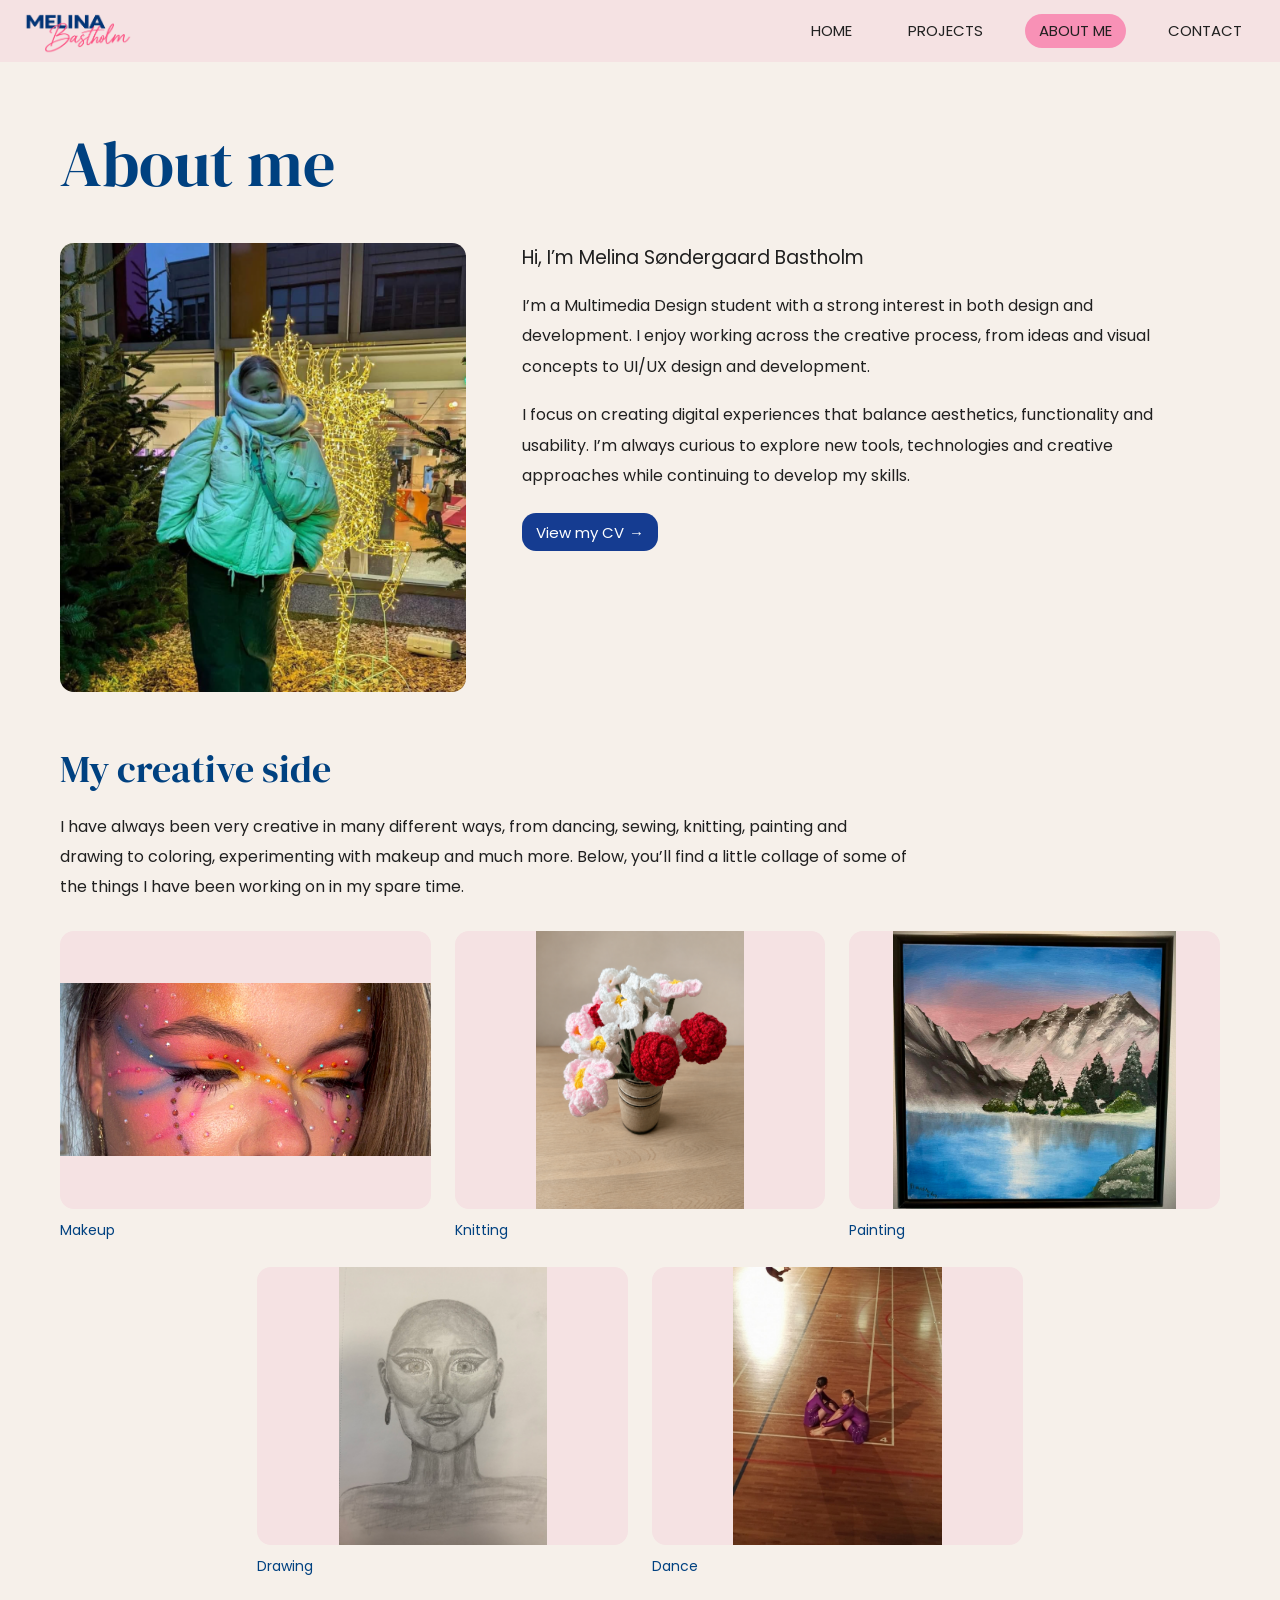
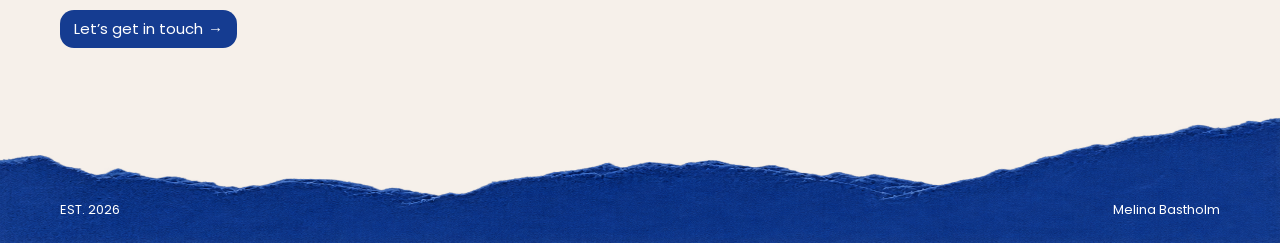
<file: aboutme.html>
<!DOCTYPE html>
<html lang="en">
<head>
    <meta charset="UTF-8">
    <meta name="viewport" content="width=device-width, initial-scale=1.0">
    <meta name="description" content="Melina Bastholm — multimedia design, UI/UX, web development and visual design.">
    <title>About me | Melina Bastholm</title>
    <!-- Skrifttyper: DM Serif Display til overskrifter og Poppins til brødtekst. -->
    <link rel="preconnect" href="https://fonts.googleapis.com">
    <link rel="preconnect" href="https://fonts.gstatic.com" crossorigin>
    <link href="https://fonts.googleapis.com/css2?family=DM+Serif+Display:ital@0;1&amp;family=Poppins:wght@400;500;600;700&amp;display=swap" rel="stylesheet">
    <link rel="stylesheet" href="style.css">
    <script src="script.js" defer></script>
</head>
<body>
    <!-- 1. HEADER / NAVIGATION — samme navigation på alle sider -->
    <a class="skip-link" href="#main">Skip to content</a>
    <header class="site-header">
        <nav class="navigation container" aria-label="Main navigation">
            <a class="site-logo" href="index.html" aria-label="Melina Bastholm — home"><img src="assets/logo.png" alt="" width="1931" height="814"></a>
            <button class="menu-toggle" type="button" aria-expanded="false" aria-controls="nav-links" hidden>
                <img src="assets/brugermenu.png" alt="" width="1609" height="977">
                <span class="sr-only">Open menu</span>
            </button>
            <ul class="nav-links" id="nav-links">
                <li><a href="index.html">Home</a></li>
                <li><a href="projects.html">Projects</a></li>
                <li><a href="aboutme.html" aria-current="page">About me</a></li>
                <li><a href="contact.html">Contact</a></li>
            </ul>
        </nav>
    </header>
    <main id="main" class="subpage about-page container">
        <!-- 2. ABOUT ME — tekst fra din skitse og dit portræt -->
        <div class="page-intro"><h1>About me</h1></div>
        <div class="about-detail">
            <img class="portrait" src="assets/Mig.png" alt="Melina Bastholm beside a light-up reindeer" width="1012" height="1120">
            <div class="about-detail-copy">
                <p class="about-greeting">Hi, I’m Melina Søndergaard Bastholm</p>
                <p>I’m a Multimedia Design student with a strong interest in both design and development. I enjoy working across the creative process, from ideas and visual concepts to UI/UX design and development.</p>
                <p>I focus on creating digital experiences that balance aesthetics, functionality and usability. I’m always curious to explore new tools, technologies and creative approaches while continuing to develop my skills.</p>
                <a class="button" href="cv.html">View my CV <span aria-hidden="true">→</span></a>
            </div>
        </div>

        <!-- 3. KREATIVITET — introduktion til dine fritidsprojekter -->
        <section class="about-creativity" aria-labelledby="creativity-title">
            <h2 id="creativity-title">My creative side</h2>
            <p>I have always been very creative in many different ways, from dancing, sewing, knitting, painting and drawing to coloring, experimenting with makeup and much more. Below, you’ll find a little collage of some of the things I have been working on in my spare time.</p>

            <!-- 4. COLLAGE — billeder fra assets-mappen.
                 Kopiér et figure-element for at tilføje flere billeder. -->
            <div class="creative-collage">
                <figure class="creative-item">
                    <img src="assets/IMG_3396.JPG" alt="Colourful eye makeup with pink, blue and yellow details and small rhinestones" width="1242" height="580" loading="lazy">
                    <figcaption>Makeup</figcaption>
                </figure>
                <figure class="creative-item">
                    <img src="assets/kniting.png" alt="Melina’s knitting project" width="1086" height="1448" loading="lazy">
                    <figcaption>Knitting</figcaption>
                </figure>
                <figure class="creative-item">
                    <img src="assets/Painting.jpg" alt="Melina’s painting" width="1512" height="1483" loading="lazy">
                    <figcaption>Painting</figcaption>
                </figure>
                <figure class="creative-item">
                    <img src="assets/Drawing.jpg" alt="Melina’s drawing" width="3547" height="4733" loading="lazy">
                    <figcaption>Drawing</figcaption>
                </figure>
                <figure class="creative-item">
                    <img src="assets/Dancing.JPG" alt="Photo from Melina’s dance activities" width="1080" height="1440" loading="lazy">
                    <figcaption>Dance</figcaption>
                </figure>
            </div>
        </section>

        <!-- 5. KONTAKT -->
        <a class="button" href="contact.html">Let’s get in touch <span aria-hidden="true">→</span></a>
    </main>
    <!-- 6. FOOTER — bottomline.png indsættes via style.css -->
    <footer class="site-footer">
        <div class="container footer-inner"><span>EST. 2026</span><a href="index.html">Melina Bastholm</a></div>
    </footer>
</body>
</html>
</file>
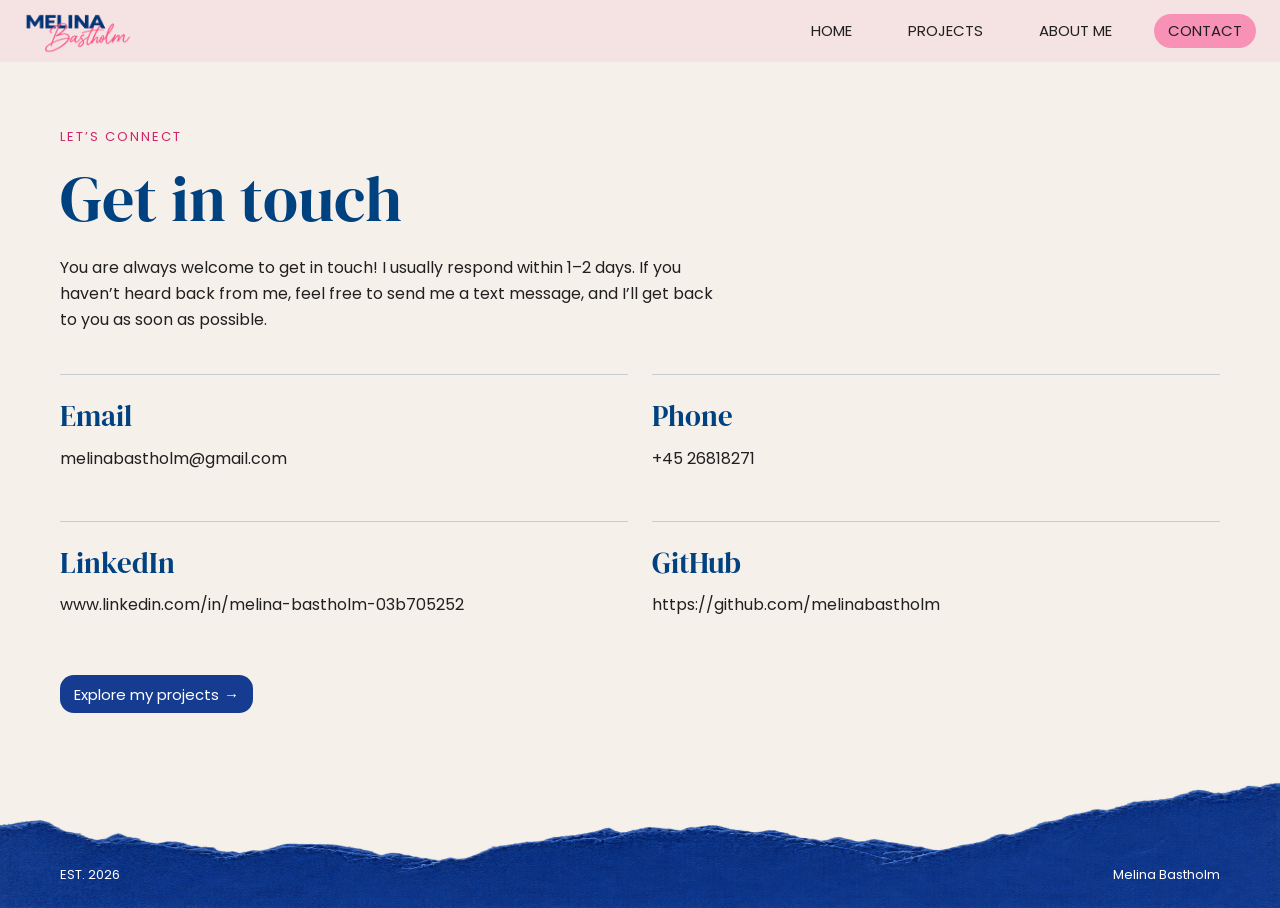
<file: contact.html>
<!DOCTYPE html>
<html lang="en">
<head>
    <meta charset="UTF-8">
    <meta name="viewport" content="width=device-width, initial-scale=1.0">
    <meta name="description" content="Melina Bastholm — multimedia design, UI/UX, web development and visual design.">
    <title>Contact | Melina Bastholm</title>
    <!-- Skrifttyper: DM Serif Display til overskrifter og Poppins til brødtekst. -->
    <link rel="preconnect" href="https://fonts.googleapis.com">
    <link rel="preconnect" href="https://fonts.gstatic.com" crossorigin>
    <link href="https://fonts.googleapis.com/css2?family=DM+Serif+Display:ital@0;1&amp;family=Poppins:wght@400;500;600;700&amp;display=swap" rel="stylesheet">
    <link rel="stylesheet" href="style.css">
    <script src="script.js" defer></script>
</head>
<body>
    <!-- 1. HEADER / NAVIGATION — samme navigation på alle sider -->
    <a class="skip-link" href="#main">Skip to content</a>
    <header class="site-header">
        <nav class="navigation container" aria-label="Main navigation">
            <a class="site-logo" href="index.html" aria-label="Melina Bastholm — home"><img src="assets/logo.png" alt="" width="1931" height="814"></a>
            <button class="menu-toggle" type="button" aria-expanded="false" aria-controls="nav-links" hidden>
                <img src="assets/brugermenu.png" alt="" width="1609" height="977">
                <span class="sr-only">Open menu</span>
            </button>
            <ul class="nav-links" id="nav-links">
                <li><a href="index.html">Home</a></li>
                <li><a href="projects.html">Projects</a></li>
                <li><a href="aboutme.html">About me</a></li>
                <li><a href="contact.html" aria-current="page">Contact</a></li>
            </ul>
        </nav>
    </header>
    <main id="main" class="subpage container">
        <!-- KONTAKT — udskift pladsholderne med dine oplysninger.
             Mail: <a href="mailto:din@email.dk">din@email.dk</a>
             Telefon: <a href="tel:+45XXXXXXXX">+45 XX XX XX XX</a>
             Sociale medier: <a href="https://...">Se min profil</a> -->
        <div class="page-intro"><p class="eyebrow">Let’s connect</p><h1>Get in touch</h1><p>You are always welcome to get in touch! I usually respond within 1–2 days. If you haven’t heard back from me, feel free to send me a text message, and I’ll get back to you as soon as possible.</p></div>
        <div class="contact-list">
            <section class="contact-item" id="email">
                <h2>Email</h2>
                <p><a href="mailto:melinabastholm@gmail.com">melinabastholm@gmail.com</a></p>
            </section>
            <section class="contact-item" id="phone">
                <h2>Phone</h2>
                <p><a href="tel:+4526818271">+45 26818271</a></p>
            </section>
            <section class="contact-item" id="linkedin">
                <h2>LinkedIn</h2>
                <p><a href="https://www.linkedin.com/in/melina-bastholm-03b705252">www.linkedin.com/in/melina-bastholm-03b705252</a></p>
            </section>
            <section class="contact-item" id="github">
                <h2>GitHub</h2>
                <p><a href="https://github.com/melinabastholm">https://github.com/melinabastholm</a></p>
            </section>
        </div>
        <a class="button" href="projects.html">Explore my projects <span aria-hidden="true">→</span></a>
    </main>
    <!-- 6. FOOTER — bottomline.png indsættes via style.css -->
    <footer class="site-footer">
        <div class="container footer-inner"><span>EST. 2026</span><a href="index.html">Melina Bastholm</a></div>
    </footer>
</body>
</html>
</file>
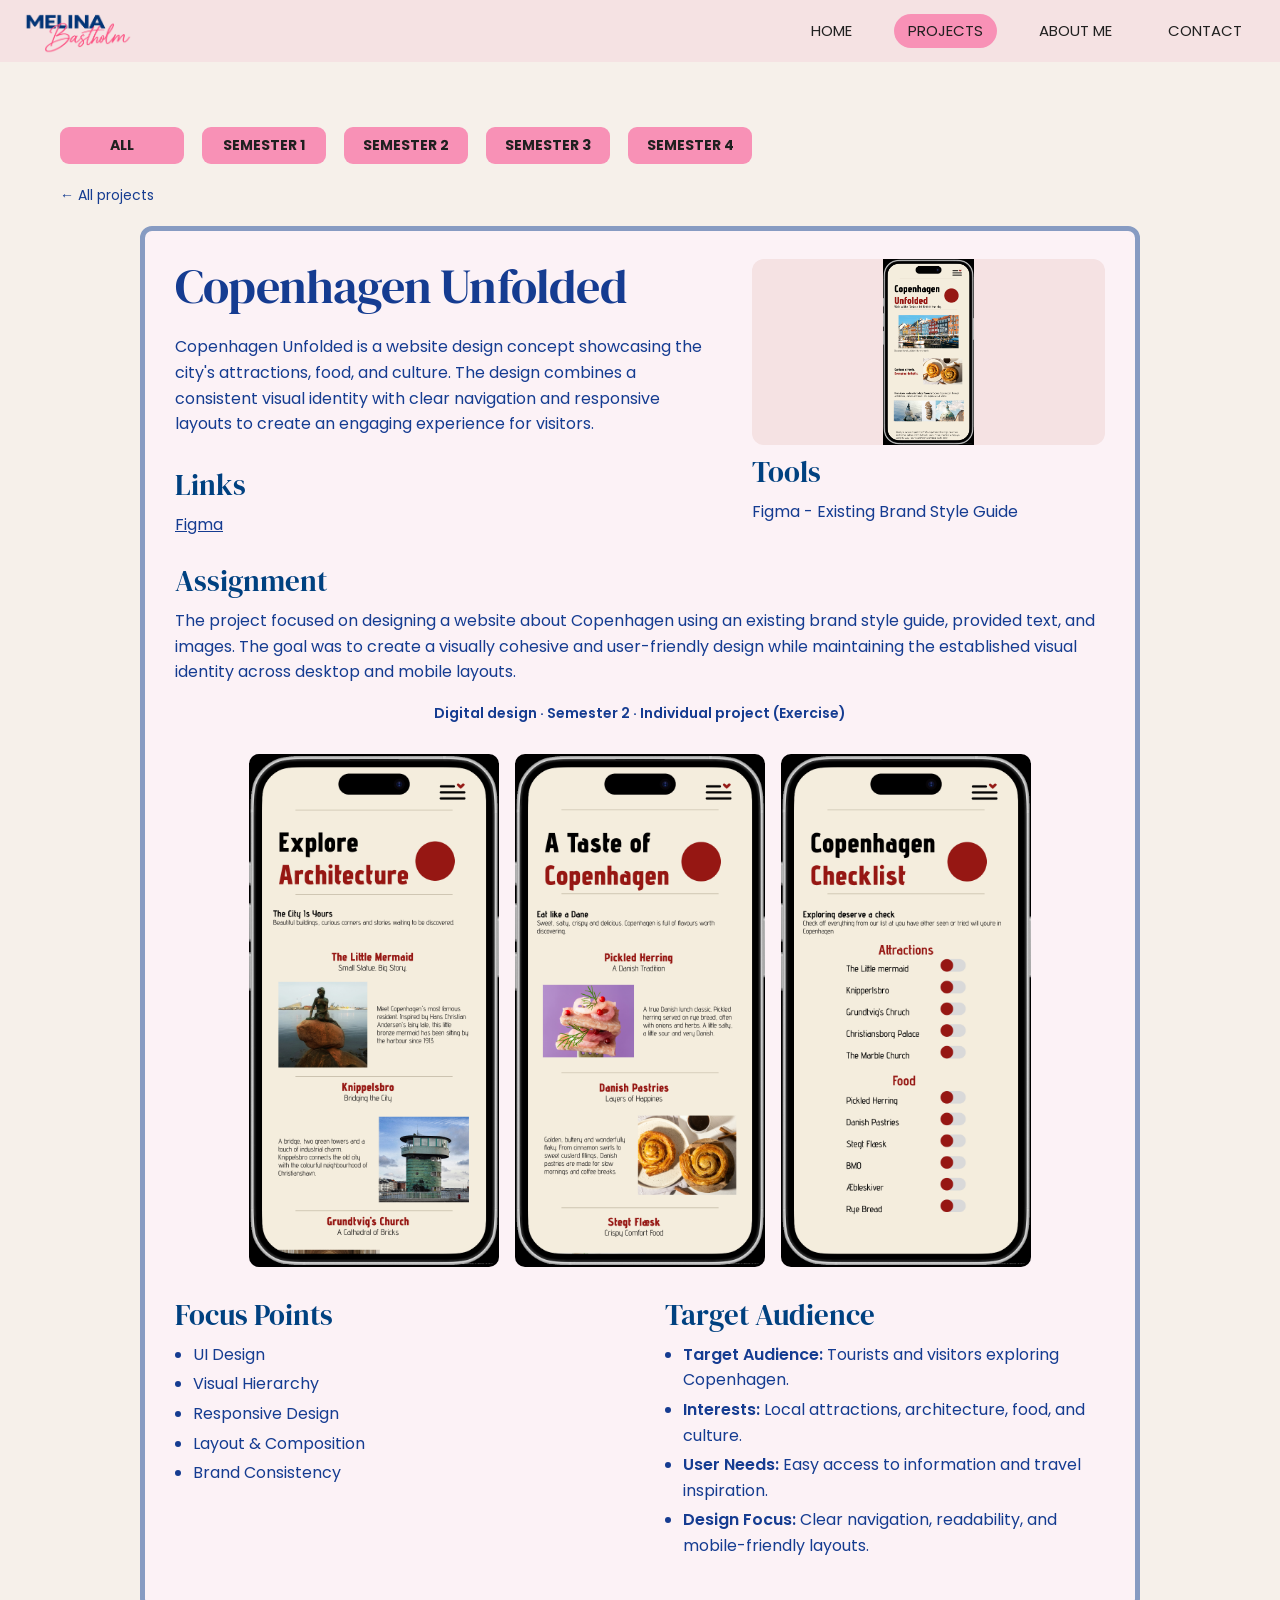
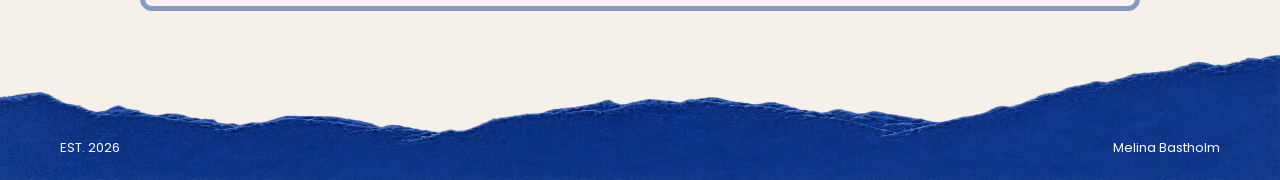
<file: project-copenhagen-unfolded.html>
<!DOCTYPE html>
<html lang="en">
<head>
    <meta charset="UTF-8">
    <meta name="viewport" content="width=device-width, initial-scale=1.0">
    <meta name="description" content="Melina Bastholm — multimedia design, UI/UX, web development and visual design.">
    <title>Copenhagen Unfolded | Melina Bastholm</title>
    <!-- Skrifttyper: DM Serif Display til overskrifter og Poppins til brødtekst. -->
    <link rel="preconnect" href="https://fonts.googleapis.com">
    <link rel="preconnect" href="https://fonts.gstatic.com" crossorigin>
    <link href="https://fonts.googleapis.com/css2?family=DM+Serif+Display:ital@0;1&amp;family=Poppins:wght@400;500;600;700&amp;display=swap" rel="stylesheet">
    <link rel="stylesheet" href="style.css">
    <link rel="stylesheet" href="projects.css">
    <script src="script.js" defer></script>
</head>
<body>
    <!-- 1. HEADER / NAVIGATION — samme navigation på alle sider -->
    <a class="skip-link" href="#main">Skip to content</a>
    <header class="site-header">
        <nav class="navigation container" aria-label="Main navigation">
            <a class="site-logo" href="index.html" aria-label="Melina Bastholm — home"><img src="assets/logo.png" alt="" width="1931" height="814"></a>
            <button class="menu-toggle" type="button" aria-expanded="false" aria-controls="nav-links" hidden>
                <img src="assets/brugermenu.png" alt="" width="1609" height="977">
                <span class="sr-only">Open menu</span>
            </button>
            <ul class="nav-links" id="nav-links">
                <li><a href="index.html">Home</a></li>
                <li><a href="projects.html" aria-current="page">Projects</a></li>
                <li><a href="aboutme.html">About me</a></li>
                <li><a href="contact.html">Contact</a></li>
            </ul>
        </nav>
    </header>
    <main id="main" class="work-page project-detail-page container">
        <!-- 2. SEMESTERFILTRE — fører tilbage til den filtrerede oversigt -->
        <nav class="semester-filters" aria-label="Browse projects by semester">
            <a class="semester-filter" href="projects.html">All</a>
            <a class="semester-filter" href="projects.html?semester=1">Semester 1</a>
            <a class="semester-filter" href="projects.html?semester=2">Semester 2</a>
            <a class="semester-filter" href="projects.html?semester=3">Semester 3</a>
            <a class="semester-filter" href="projects.html?semester=4">Semester 4</a>
</nav>
        <a class="back-to-projects" href="projects.html">← All projects</a>

        <article class="project-detail" aria-labelledby="project-title">
            <!-- 3. PROJEKTINTRO — tekst til venstre, billede og tools til højre -->
            <div class="project-overview">
                <div class="project-summary"><h1 id="project-title">Copenhagen Unfolded</h1><p>Copenhagen Unfolded is a website design concept showcasing the city's attractions, food, and culture. The design combines a consistent visual identity with clear navigation and responsive layouts to create an engaging experience for visitors.</p>
                    <section class="project-links" aria-labelledby="links-title"><h2 id="links-title">Links</h2>
                        <!-- Tilføj href="https://..." i a-tagget, og erstat "tekst her" med den tekst, man skal klikke på. -->
                        <ul>
                            <li><a href="https://www.figma.com/design/q5BjB1BMSXSoRvXdYvUP4k/Copenhagen-Unfolded?node-id=0-1&t=FeATWE72OrV5cEqY-1">Figma</a></li>
                        </ul>
                    </section>
                </div>
                <div class="project-media"><img src="projekts/chp%20unfolded.png" alt="Copenhagen Unfolded — project preview" width="702" height="1440" loading="lazy"><section class="project-tools" aria-labelledby="tools-title"><h2 id="tools-title">Tools</h2><p>Figma - Existing Brand Style Guide</p></section></div>
            </div>

            <!-- 4. OPGAVEN — beskrivelse og projekttype -->
            <section class="project-assignment" aria-labelledby="assignment-title"><h2 id="assignment-title">Assignment</h2>
                <!-- Indsæt opgavebeskrivelsen her. -->
                <p>The project focused on designing a website about Copenhagen using an existing brand style guide, provided text, and images. The goal was to create a visually cohesive and user-friendly design while maintaining the established visual identity across desktop and mobile layouts.</p>
                <p class="project-category">Digital design · Semester 2 · Individual project (Exercise)</p>
            </section>

            <!-- 5. PROJEKTBILLEDER — ekstra skærmbilleder under opgavebeskrivelsen -->
            <div class="project-gallery">
                    <img src="projekts/cph.png" alt="Copenhagen Unfolded — mobile screen 1" width="702" height="1440" loading="lazy">
                    <img src="projekts/cph2.png" alt="Copenhagen Unfolded — mobile screen 2" width="702" height="1440" loading="lazy">
                    <img src="projekts/cph3.png" alt="Copenhagen Unfolded — mobile screen 3" width="702" height="1440" loading="lazy">
            </div>

            <!-- 6. FORDYBELSE — to kolonner med flexbox -->
            <div class="project-insights">
                <section aria-labelledby="focus-title">
                    <h2 id="focus-title">Focus Points</h2>
                    <ul>
                        <li>UI Design</li>
                        <li>Visual Hierarchy</li>
                        <li>Responsive Design</li>
                        <li>Layout &amp; Composition</li>
                        <li>Brand Consistency</li>
                    </ul>
                </section>
                <section aria-labelledby="audience-title">
                    <h2 id="audience-title">Target Audience</h2>
                    <ul>
                        <li><strong>Target Audience:</strong> Tourists and visitors exploring Copenhagen.</li>
                        <li><strong>Interests:</strong> Local attractions, architecture, food, and culture.</li>
                        <li><strong>User Needs:</strong> Easy access to information and travel inspiration.</li>
                        <li><strong>Design Focus:</strong> Clear navigation, readability, and mobile-friendly layouts.</li>
                    </ul>
                </section>
            </div>
        </article>
    </main>
    <!-- 6. FOOTER — bottomline.png indsættes via style.css -->
    <footer class="site-footer">
        <div class="container footer-inner"><span>EST. 2026</span><a href="index.html">Melina Bastholm</a></div>
    </footer>
</body>
</html>
</file>
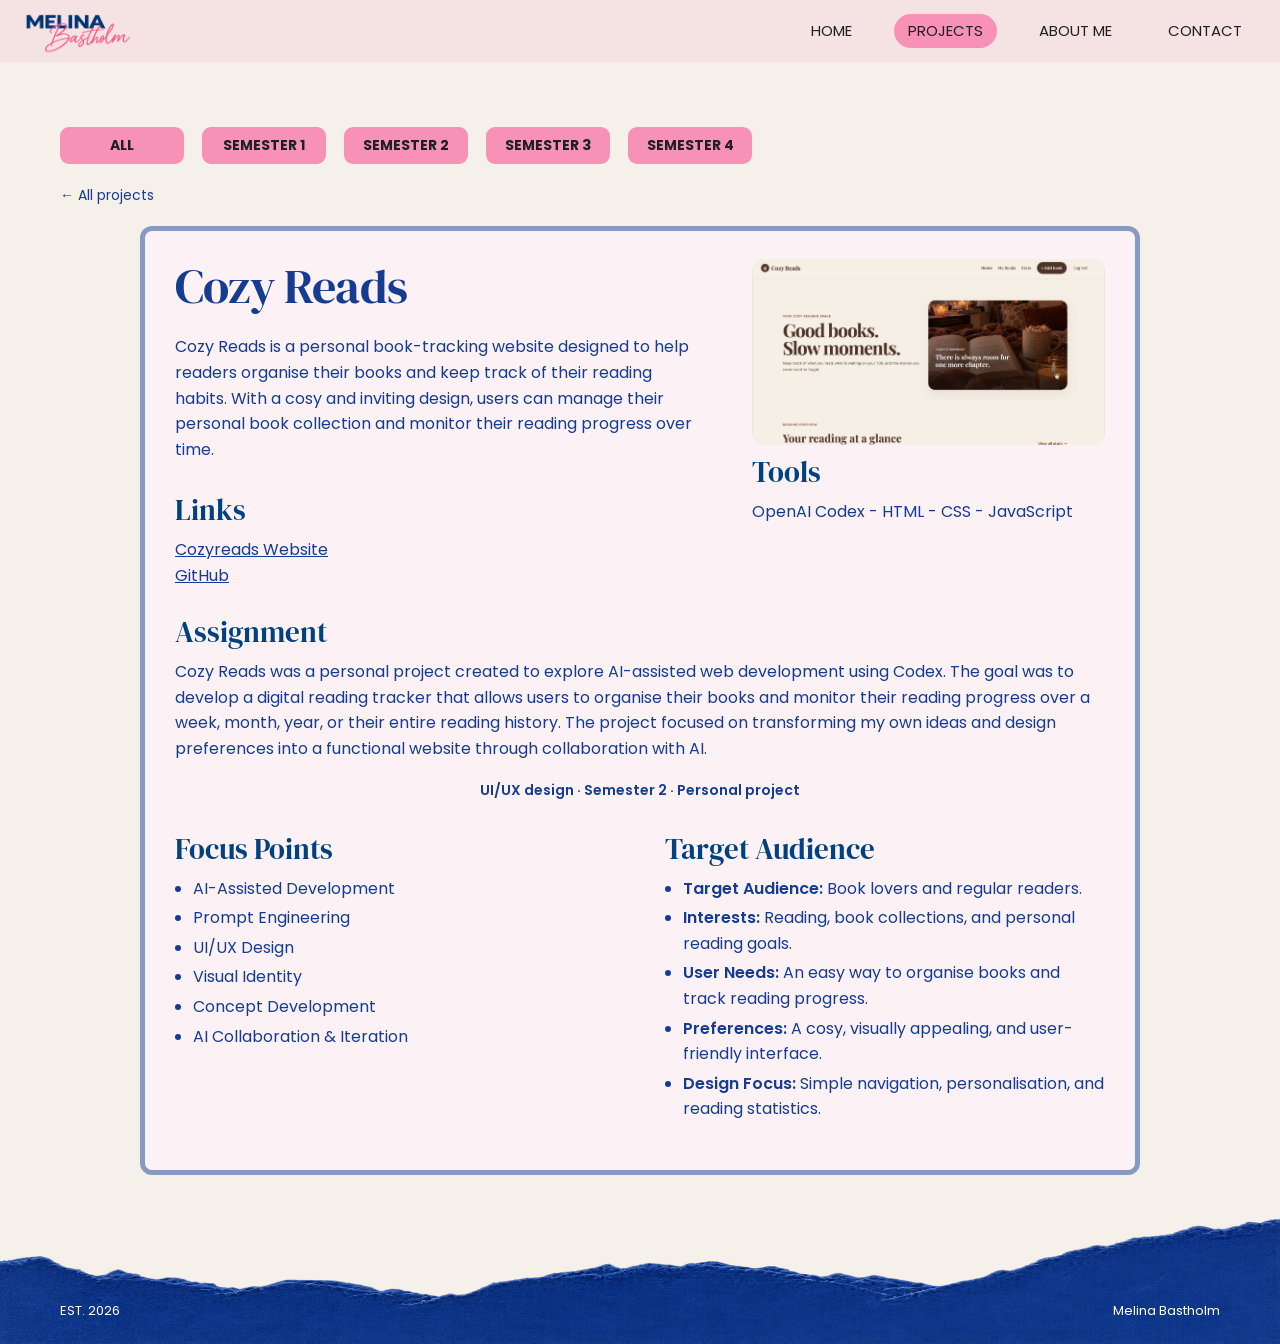
<file: project-cozy-reads.html>
<!DOCTYPE html>
<html lang="en">
<head>
    <meta charset="UTF-8">
    <meta name="viewport" content="width=device-width, initial-scale=1.0">
    <meta name="description" content="Melina Bastholm — multimedia design, UI/UX, web development and visual design.">
    <title>Cozy Reads | Melina Bastholm</title>
    <!-- Skrifttyper: DM Serif Display til overskrifter og Poppins til brødtekst. -->
    <link rel="preconnect" href="https://fonts.googleapis.com">
    <link rel="preconnect" href="https://fonts.gstatic.com" crossorigin>
    <link href="https://fonts.googleapis.com/css2?family=DM+Serif+Display:ital@0;1&amp;family=Poppins:wght@400;500;600;700&amp;display=swap" rel="stylesheet">
    <link rel="stylesheet" href="style.css">
    <link rel="stylesheet" href="projects.css">
    <script src="script.js" defer></script>
</head>
<body>
    <!-- 1. HEADER / NAVIGATION — samme navigation på alle sider -->
    <a class="skip-link" href="#main">Skip to content</a>
    <header class="site-header">
        <nav class="navigation container" aria-label="Main navigation">
            <a class="site-logo" href="index.html" aria-label="Melina Bastholm — home"><img src="assets/logo.png" alt="" width="1931" height="814"></a>
            <button class="menu-toggle" type="button" aria-expanded="false" aria-controls="nav-links" hidden>
                <img src="assets/brugermenu.png" alt="" width="1609" height="977">
                <span class="sr-only">Open menu</span>
            </button>
            <ul class="nav-links" id="nav-links">
                <li><a href="index.html">Home</a></li>
                <li><a href="projects.html" aria-current="page">Projects</a></li>
                <li><a href="aboutme.html">About me</a></li>
                <li><a href="contact.html">Contact</a></li>
            </ul>
        </nav>
    </header>
    <main id="main" class="work-page project-detail-page container">
        <!-- 2. SEMESTERFILTRE — fører tilbage til den filtrerede oversigt -->
        <nav class="semester-filters" aria-label="Browse projects by semester">
            <a class="semester-filter" href="projects.html">All</a>
            <a class="semester-filter" href="projects.html?semester=1">Semester 1</a>
            <a class="semester-filter" href="projects.html?semester=2">Semester 2</a>
            <a class="semester-filter" href="projects.html?semester=3">Semester 3</a>
            <a class="semester-filter" href="projects.html?semester=4">Semester 4</a>
</nav>
        <a class="back-to-projects" href="projects.html">← All projects</a>

        <article class="project-detail" aria-labelledby="project-title">
            <!-- 3. PROJEKTINTRO — tekst til venstre, billede og tools til højre -->
            <div class="project-overview">
                <div class="project-summary"><h1 id="project-title">Cozy Reads</h1><p>Cozy Reads is a personal book-tracking website designed to help readers organise their books and keep track of their reading habits. With a cosy and inviting design, users can manage their personal book collection and monitor their reading progress over time.</p>
                    <section class="project-links" aria-labelledby="links-title"><h2 id="links-title">Links</h2>
                        <!-- Tilføj href="https://..." i a-tagget, og erstat "tekst her" med den tekst, man skal klikke på. -->
                        <ul>
                            <li><a href="https://cozyreads.mbastholm.dk">Cozyreads Website</a></li>
                            <li><a href="https://github.com/melinabastholm/CozyReads.git">GitHub</a></li>
                        </ul>
                    </section>
                </div>
                <div class="project-media"><img src="projekts/cozyreads.png" alt="Cozy Reads — project preview" width="2914" height="1542" loading="lazy"><section class="project-tools" aria-labelledby="tools-title"><h2 id="tools-title">Tools</h2><p>OpenAI Codex - HTML - CSS - JavaScript</p></section></div>
            </div>

            <!-- 4. OPGAVEN — beskrivelse og projekttype -->
            <section class="project-assignment" aria-labelledby="assignment-title"><h2 id="assignment-title">Assignment</h2>
                <!-- Indsæt opgavebeskrivelsen her. -->
                <p>Cozy Reads was a personal project created to explore AI-assisted web development using Codex. The goal was to develop a digital reading tracker that allows users to organise their books and monitor their reading progress over a week, month, year, or their entire reading history.
                    The project focused on transforming my own ideas and design preferences into a functional website through collaboration with AI.</p>
                <p class="project-category">UI/UX design · Semester 2 · Personal project </p>
            </section>

            <!-- 5. FORDYBELSE — to kolonner med flexbox -->
            <div class="project-insights">
                <section aria-labelledby="focus-title">
                    <h2 id="focus-title">Focus Points</h2>
                    <ul>
                        <li>AI-Assisted Development</li>
                        <li>Prompt Engineering</li>
                        <li>UI/UX Design</li>
                        <li>Visual Identity</li>
                        <li>Concept Development</li>
                        <li>AI Collaboration &amp; Iteration</li>
                    </ul>
                </section>
                <section aria-labelledby="audience-title">
                    <h2 id="audience-title">Target Audience</h2>
                    <ul>
                        <li><strong>Target Audience:</strong> Book lovers and regular readers.</li>
                        <li><strong>Interests:</strong> Reading, book collections, and personal reading goals.</li>
                        <li><strong>User Needs:</strong> An easy way to organise books and track reading progress.</li>
                        <li><strong>Preferences:</strong> A cosy, visually appealing, and user-friendly interface.</li>
                        <li><strong>Design Focus:</strong> Simple navigation, personalisation, and reading statistics.</li>
                    </ul>
                </section>
            </div>
        </article>
    </main>
    <!-- 6. FOOTER — bottomline.png indsættes via style.css -->
    <footer class="site-footer">
        <div class="container footer-inner"><span>EST. 2026</span><a href="index.html">Melina Bastholm</a></div>
    </footer>
</body>
</html>
</file>
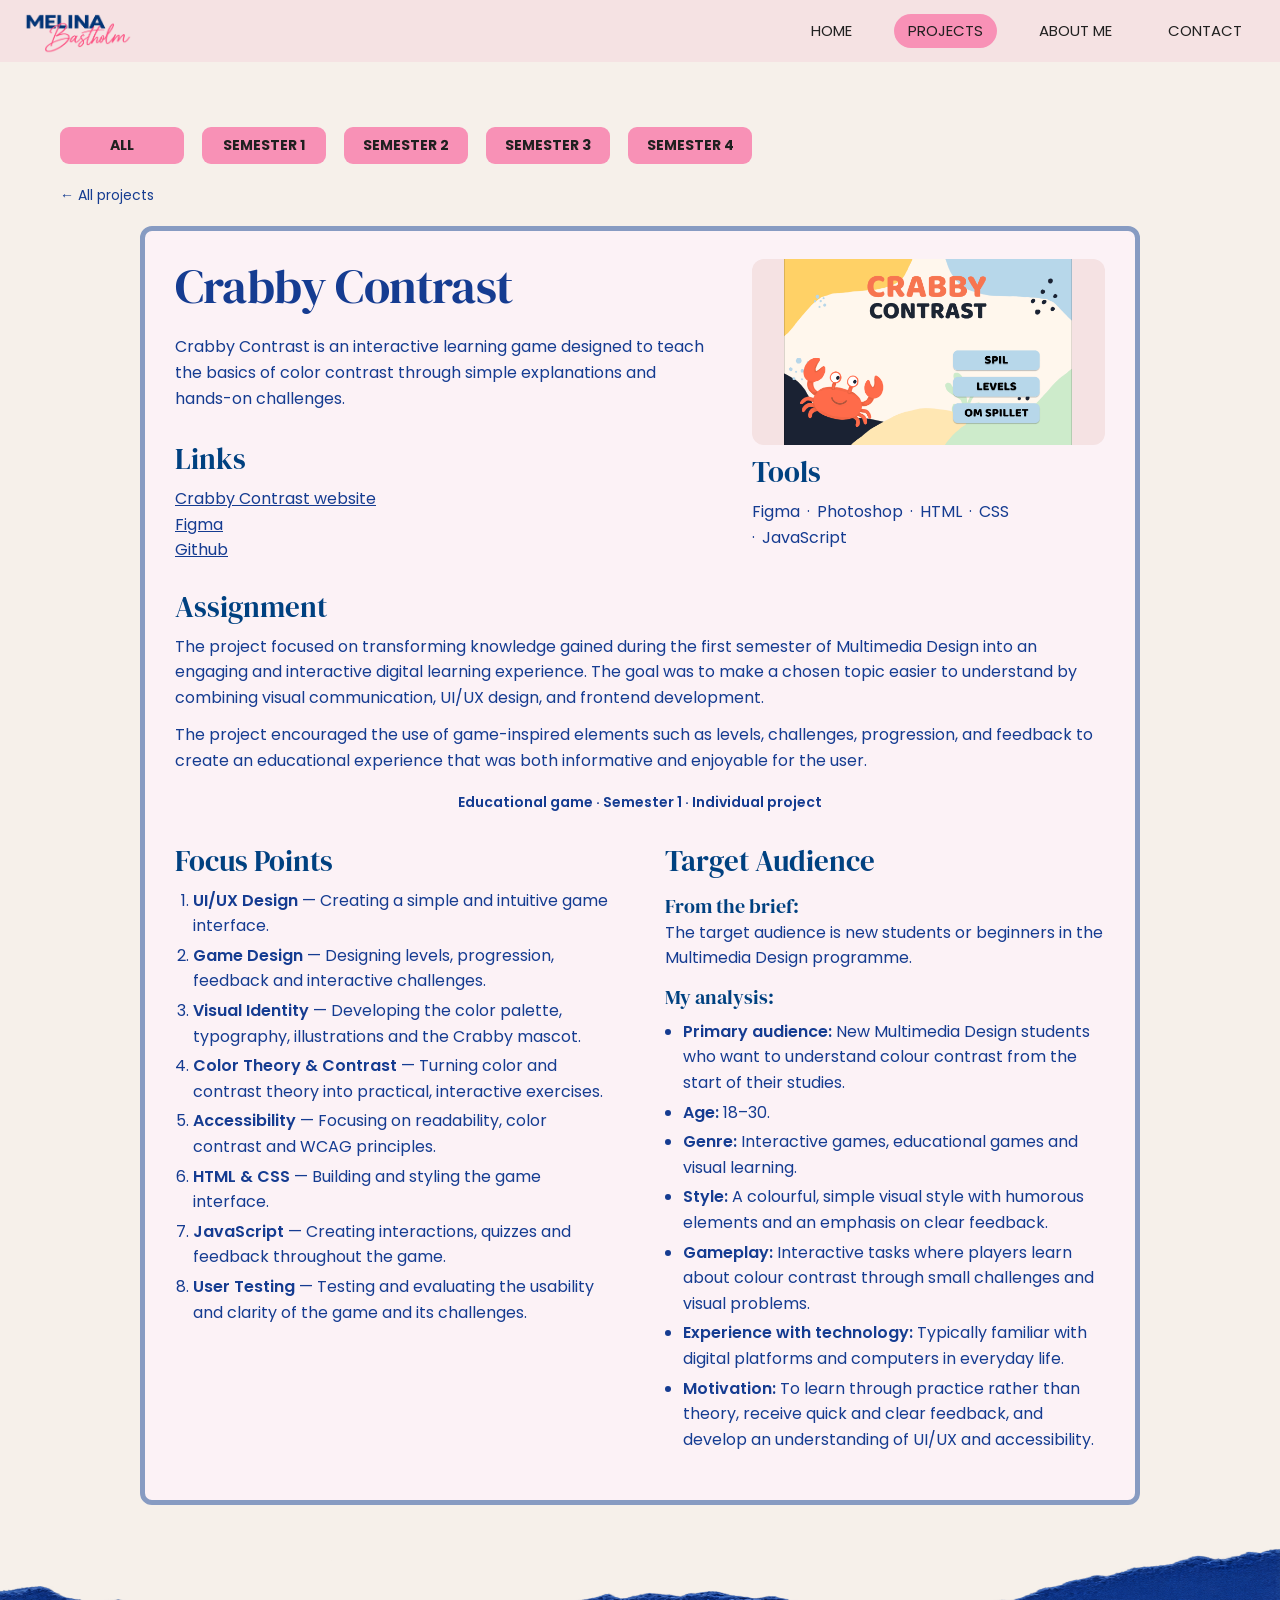
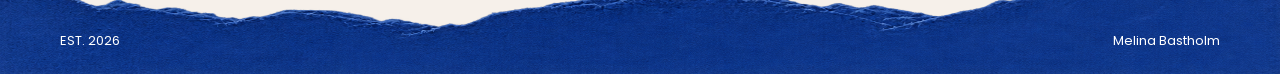
<file: project-crabby-contrast.html>
<!DOCTYPE html>
<html lang="en">
<head>
    <meta charset="UTF-8">
    <meta name="viewport" content="width=device-width, initial-scale=1.0">
    <meta name="description" content="Melina Bastholm — multimedia design, UI/UX, web development and visual design.">
    <title>Crabby Contrast | Melina Bastholm</title>
    <!-- Skrifttyper: DM Serif Display til overskrifter og Poppins til brødtekst. -->
    <link rel="preconnect" href="https://fonts.googleapis.com">
    <link rel="preconnect" href="https://fonts.gstatic.com" crossorigin>
    <link href="https://fonts.googleapis.com/css2?family=DM+Serif+Display:ital@0;1&amp;family=Poppins:wght@400;500;600;700&amp;display=swap" rel="stylesheet">
    <link rel="stylesheet" href="style.css">
    <link rel="stylesheet" href="projects.css">
    <script src="script.js" defer></script>
</head>
<body>
    <!-- 1. HEADER / NAVIGATION — samme navigation på alle sider -->
    <a class="skip-link" href="#main">Skip to content</a>
    <header class="site-header">
        <nav class="navigation container" aria-label="Main navigation">
            <a class="site-logo" href="index.html" aria-label="Melina Bastholm — home"><img src="assets/logo.png" alt="" width="1931" height="814"></a>
            <button class="menu-toggle" type="button" aria-expanded="false" aria-controls="nav-links" hidden>
                <img src="assets/brugermenu.png" alt="" width="1609" height="977">
                <span class="sr-only">Open menu</span>
            </button>
            <ul class="nav-links" id="nav-links">
                <li><a href="index.html">Home</a></li>
                <li><a href="projects.html" aria-current="page">Projects</a></li>
                <li><a href="aboutme.html">About me</a></li>
                <li><a href="contact.html">Contact</a></li>
            </ul>
        </nav>
    </header>
    <main id="main" class="work-page project-detail-page container">
        <!-- 2. SEMESTERFILTRE — fører tilbage til den filtrerede oversigt -->
        <nav class="semester-filters" aria-label="Browse projects by semester">
            <a class="semester-filter" href="projects.html">All</a>
            <a class="semester-filter" href="projects.html?semester=1">Semester 1</a>
            <a class="semester-filter" href="projects.html?semester=2">Semester 2</a>
            <a class="semester-filter" href="projects.html?semester=3">Semester 3</a>
            <a class="semester-filter" href="projects.html?semester=4">Semester 4</a>
</nav>
        <a class="back-to-projects" href="projects.html">← All projects</a>

        <article class="project-detail" aria-labelledby="project-title">
            <!-- 3. PROJEKTINTRO — tekst til venstre, billede og tools til højre -->
            <div class="project-overview">
                <div class="project-summary"><h1 id="project-title">Crabby Contrast</h1><p>Crabby Contrast is an interactive learning game designed to teach the basics of color contrast through simple explanations and hands-on challenges.</p>
                    <section class="project-links" aria-labelledby="links-title"><h2 id="links-title">Links</h2>
                        <!-- Tilføj href="https://..." i a-tagget, og erstat "tekst her" med den tekst, man skal klikke på. -->
                        <ul>
                            <li><a href="https://crabbycontrast.mbastholm.dk">Crabby Contrast website</a></li>
                            <li><a href="https://www.figma.com/design/vShhNXXRqMypnhu51WdOY5/Crabby-contrast?node-id=0-1&t=JlnvAczOepUALKdN-1">Figma</a></li>
                            <li><a href="https://github.com/melinabastholm/Crabby-Contrast.git">Github</a></li>
                        </ul>
                    </section>
                </div>
                <div class="project-media"><img src="projekts/crabby.png" alt="Crabby Contrast — project preview" width="2200" height="1422" loading="lazy"><section class="project-tools" aria-labelledby="tools-title"><h2 id="tools-title">Tools</h2><ul class="tools-list"><li>Figma</li><li>Photoshop</li><li>HTML</li><li>CSS</li><li>JavaScript</li></ul></section></div>
            </div>

            <!-- 4. OPGAVEN — beskrivelse og projekttype -->
            <section class="project-assignment" aria-labelledby="assignment-title"><h2 id="assignment-title">Assignment</h2>
                <p>The project focused on transforming knowledge gained during the first semester of Multimedia Design into an engaging and interactive digital learning experience. The goal was to make a chosen topic easier to understand by combining visual communication, UI/UX design, and frontend development.</p>
                <p>The project encouraged the use of game-inspired elements such as levels, challenges, progression, and feedback to create an educational experience that was both informative and enjoyable for the user.</p>
                <p class="project-category">Educational game · Semester 1 · Individual project</p>
            </section>

            <!-- 5. FORDYBELSE — to kolonner med flexbox -->
            <div class="project-insights">
                <section aria-labelledby="focus-title">
                    <h2 id="focus-title">Focus Points</h2>
                    <ol>
                        <li><strong>UI/UX Design</strong> — Creating a simple and intuitive game interface.</li>
                        <li><strong>Game Design</strong> — Designing levels, progression, feedback and interactive challenges.</li>
                        <li><strong>Visual Identity</strong> — Developing the color palette, typography, illustrations and the Crabby mascot.</li>
                        <li><strong>Color Theory &amp; Contrast</strong> — Turning color and contrast theory into practical, interactive exercises.</li>
                        <li><strong>Accessibility</strong> — Focusing on readability, color contrast and WCAG principles.</li>
                        <li><strong>HTML &amp; CSS</strong> — Building and styling the game interface.</li>
                        <li><strong>JavaScript</strong> — Creating interactions, quizzes and feedback throughout the game.</li>
                        <li><strong>User Testing</strong> — Testing and evaluating the usability and clarity of the game and its challenges.</li>
                    </ol>
                </section>
                <section aria-labelledby="audience-title">
                    <h2 id="audience-title">Target Audience</h2>
                    <h3>From the brief:</h3>
                    <p>The target audience is new students or beginners in the Multimedia Design programme.</p>
                    <h3>My analysis:</h3>
                    <ul>
                        <li><strong>Primary audience:</strong> New Multimedia Design students who want to understand colour contrast from the start of their studies.</li>
                        <li><strong>Age:</strong> 18–30.</li>
                        <li><strong>Genre:</strong> Interactive games, educational games and visual learning.</li>
                        <li><strong>Style:</strong> A colourful, simple visual style with humorous elements and an emphasis on clear feedback.</li>
                        <li><strong>Gameplay:</strong> Interactive tasks where players learn about colour contrast through small challenges and visual problems.</li>
                        <li><strong>Experience with technology:</strong> Typically familiar with digital platforms and computers in everyday life.</li>
                        <li><strong>Motivation:</strong> To learn through practice rather than theory, receive quick and clear feedback, and develop an understanding of UI/UX and accessibility.</li>
                    </ul>
                </section>
            </div>
        </article>
    </main>
    <!-- 6. FOOTER — bottomline.png indsættes via style.css -->
    <footer class="site-footer">
        <div class="container footer-inner"><span>EST. 2026</span><a href="index.html">Melina Bastholm</a></div>
    </footer>
</body>
</html>
</file>
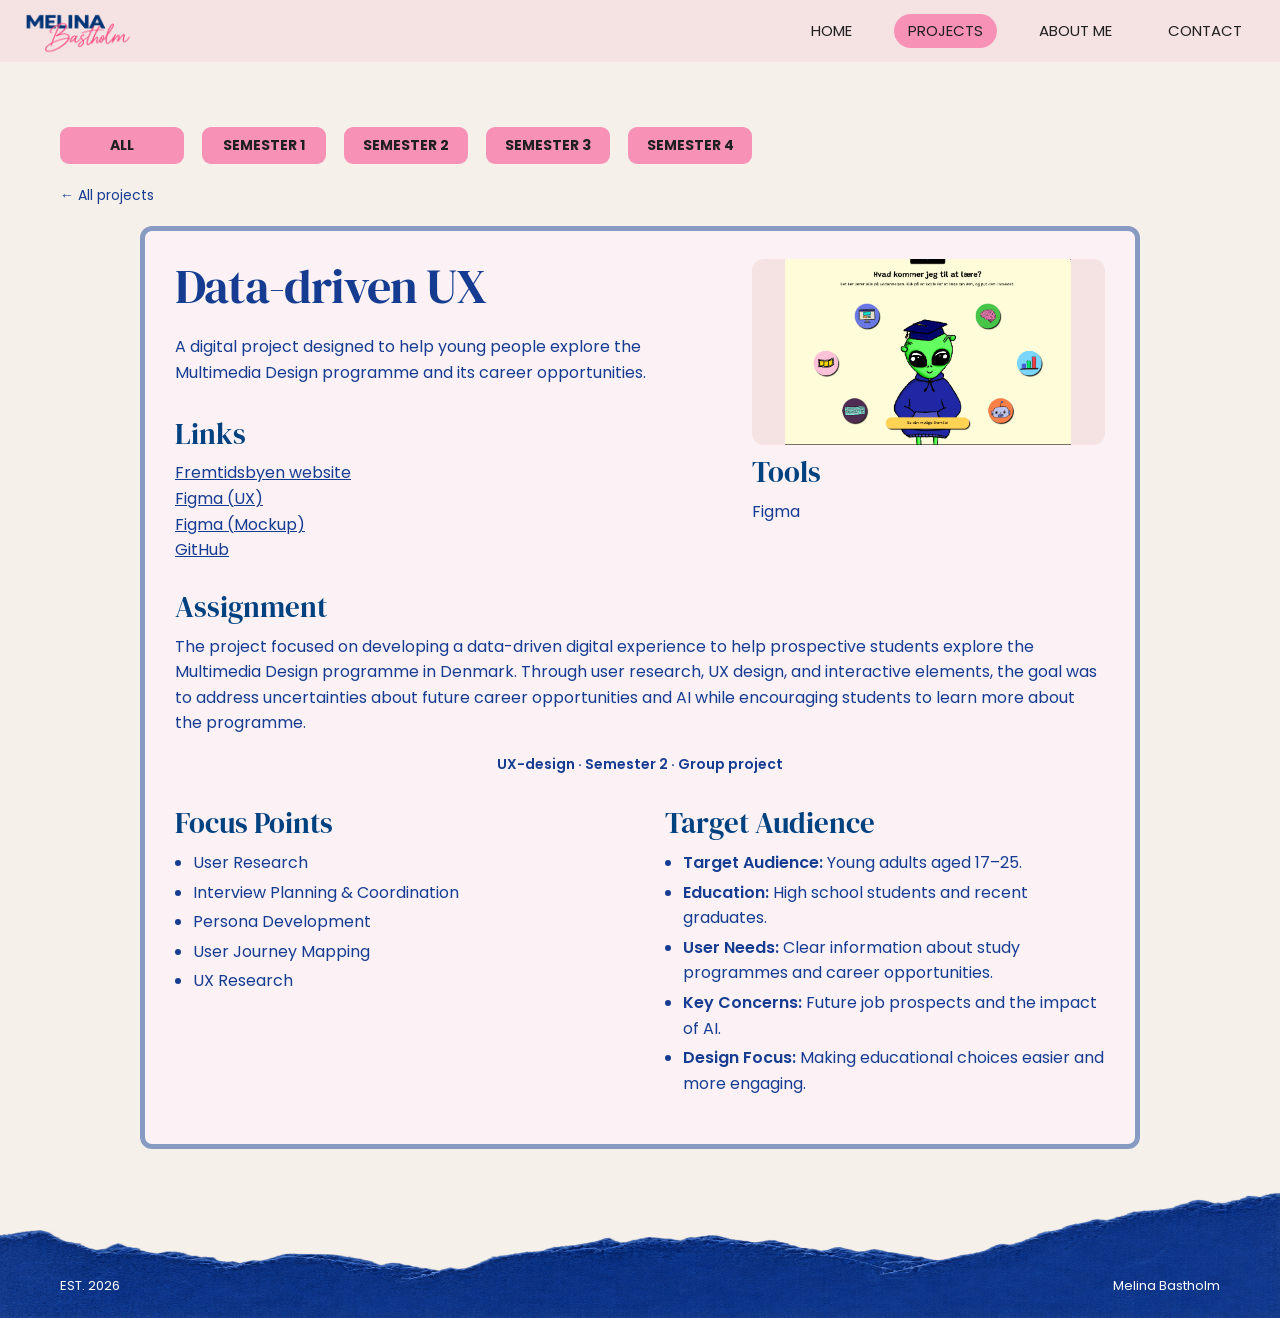
<file: project-datadrevet-ux.html>
<!DOCTYPE html>
<html lang="en">
<head>
    <meta charset="UTF-8">
    <meta name="viewport" content="width=device-width, initial-scale=1.0">
    <meta name="description" content="Melina Bastholm — multimedia design, UI/UX, web development and visual design.">
    <title>Data-driven UX | Melina Bastholm</title>
    <!-- Skrifttyper: DM Serif Display til overskrifter og Poppins til brødtekst. -->
    <link rel="preconnect" href="https://fonts.googleapis.com">
    <link rel="preconnect" href="https://fonts.gstatic.com" crossorigin>
    <link href="https://fonts.googleapis.com/css2?family=DM+Serif+Display:ital@0;1&amp;family=Poppins:wght@400;500;600;700&amp;display=swap" rel="stylesheet">
    <link rel="stylesheet" href="style.css">
    <link rel="stylesheet" href="projects.css">
    <script src="script.js" defer></script>
</head>
<body>
    <!-- 1. HEADER / NAVIGATION — samme navigation på alle sider -->
    <a class="skip-link" href="#main">Skip to content</a>
    <header class="site-header">
        <nav class="navigation container" aria-label="Main navigation">
            <a class="site-logo" href="index.html" aria-label="Melina Bastholm — home"><img src="assets/logo.png" alt="" width="1931" height="814"></a>
            <button class="menu-toggle" type="button" aria-expanded="false" aria-controls="nav-links" hidden>
                <img src="assets/brugermenu.png" alt="" width="1609" height="977">
                <span class="sr-only">Open menu</span>
            </button>
            <ul class="nav-links" id="nav-links">
                <li><a href="index.html">Home</a></li>
                <li><a href="projects.html" aria-current="page">Projects</a></li>
                <li><a href="aboutme.html">About me</a></li>
                <li><a href="contact.html">Contact</a></li>
            </ul>
        </nav>
    </header>
    <main id="main" class="work-page project-detail-page container">
        <!-- 2. SEMESTERFILTRE — fører tilbage til den filtrerede oversigt -->
        <nav class="semester-filters" aria-label="Browse projects by semester">
            <a class="semester-filter" href="projects.html">All</a>
            <a class="semester-filter" href="projects.html?semester=1">Semester 1</a>
            <a class="semester-filter" href="projects.html?semester=2">Semester 2</a>
            <a class="semester-filter" href="projects.html?semester=3">Semester 3</a>
            <a class="semester-filter" href="projects.html?semester=4">Semester 4</a>
</nav>
        <a class="back-to-projects" href="projects.html">← All projects</a>

        <article class="project-detail" aria-labelledby="project-title">
            <!-- 3. PROJEKTINTRO — tekst til venstre, billede og tools til højre -->
            <div class="project-overview">
                <div class="project-summary"><h1 id="project-title">Data-driven UX</h1><p>A digital project designed to help young people explore the Multimedia Design programme and its career opportunities.</p>
                    <section class="project-links" aria-labelledby="links-title"><h2 id="links-title">Links</h2>
                        <!-- Tilføj href="https://..." i a-tagget, og erstat "tekst her" med den tekst, man skal klikke på. -->
                        <ul>
                            <li><a href="https://fremtidsbyen.nezanoriega.dk/?fbclid=IwY2xjawVFWetleHRuA2FlbQIxMABwZG9mBWJyaWQRMDV3ZTBielF6QWZCNkFyS1NzcnRjBmFwcF9pZBAyMjIwMzkxNzg4MjAwODkyAAEeZdXGrkQGgPrU5g-gYNoJXsdkzCXVaKVWx4GYEPiUOFJ_3BnC_IllnJsIwRo_aem_8lg5xAPM8dMI8YoOE1lvEw">Fremtidsbyen website</a></li>
                            <li><a href="https://www.figma.com/design/KLT6GZFxXHA4q2yLNq7JuC/Datadrevet-UX?node-id=0-1&amp;t=SKw0b1tZQqwyJPVk-1">Figma (UX)</a></li>
                            <li><a href="https://www.figma.com/design/QI6yRSkKJbeSX0HGInN8uz/model3city?node-id=8-8&amp;p=f&amp;t=KJsr37Jzwgmv3f5R-0">Figma (Mockup)</a></li>
                            <li><a href="https://github.com/melinabastholm/Fremtidsbyen.git">GitHub</a></li>
                        </ul>
                    </section>
                </div>
                <div class="project-media"><img src="projekts/datadrevet%20ux.png" alt="Data-driven UX — project preview" width="1738" height="1130" loading="lazy"><section class="project-tools" aria-labelledby="tools-title"><h2 id="tools-title">Tools</h2><p>Figma</p></section></div>
            </div>

            <!-- 4. OPGAVEN — beskrivelse og projekttype -->
            <section class="project-assignment" aria-labelledby="assignment-title"><h2 id="assignment-title">Assignment</h2>
                <!-- Indsæt opgavebeskrivelsen her. -->
                <p>The project focused on developing a data-driven digital experience to help prospective students explore the Multimedia Design programme in Denmark. Through user research, UX design, and interactive elements, the goal was to address uncertainties about future career opportunities and AI while encouraging students to learn more about the programme.</p>
                <p class="project-category">UX-design · Semester 2 · Group project</p>
            </section>

            <!-- 5. FORDYBELSE — to kolonner med flexbox -->
            <div class="project-insights">
                <section aria-labelledby="focus-title">
                    <h2 id="focus-title">Focus Points</h2>
                    <ul>
                        <li>User Research</li>
                        <li>Interview Planning &amp; Coordination</li>
                        <li>Persona Development</li>
                        <li>User Journey Mapping</li>
                        <li>UX Research</li>
                    </ul>
                </section>
                <section aria-labelledby="audience-title">
                    <h2 id="audience-title">Target Audience</h2>
                    <ul>
                        <li><strong>Target Audience:</strong> Young adults aged 17–25.</li>
                        <li><strong>Education:</strong> High school students and recent graduates.</li>
                        <li><strong>User Needs:</strong> Clear information about study programmes and career opportunities.</li>
                        <li><strong>Key Concerns:</strong> Future job prospects and the impact of AI.</li>
                        <li><strong>Design Focus:</strong> Making educational choices easier and more engaging.</li>
                    </ul>
                </section>
            </div>
        </article>
    </main>
    <!-- 6. FOOTER — bottomline.png indsættes via style.css -->
    <footer class="site-footer">
        <div class="container footer-inner"><span>EST. 2026</span><a href="index.html">Melina Bastholm</a></div>
    </footer>
</body>
</html>
</file>
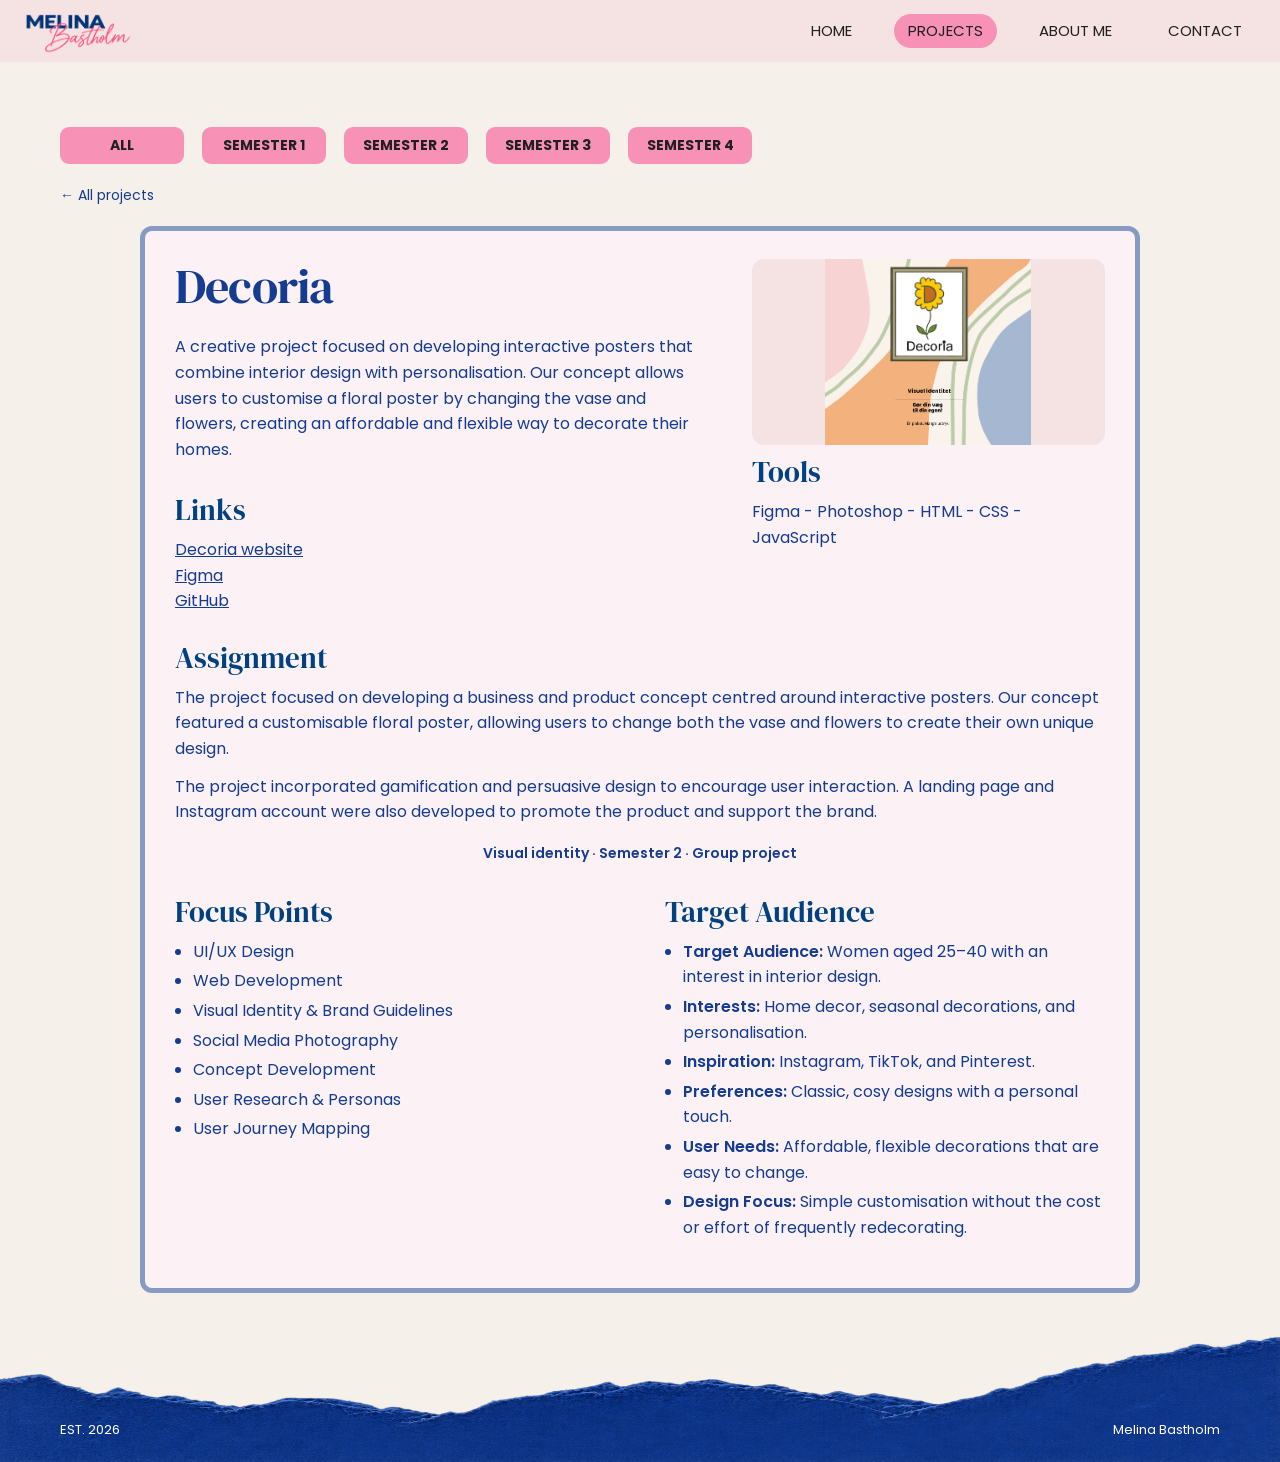
<file: project-decoria.html>
<!DOCTYPE html>
<html lang="en">
<head>
    <meta charset="UTF-8">
    <meta name="viewport" content="width=device-width, initial-scale=1.0">
    <meta name="description" content="Melina Bastholm — multimedia design, UI/UX, web development and visual design.">
    <title>Decoria | Melina Bastholm</title>
    <!-- Skrifttyper: DM Serif Display til overskrifter og Poppins til brødtekst. -->
    <link rel="preconnect" href="https://fonts.googleapis.com">
    <link rel="preconnect" href="https://fonts.gstatic.com" crossorigin>
    <link href="https://fonts.googleapis.com/css2?family=DM+Serif+Display:ital@0;1&amp;family=Poppins:wght@400;500;600;700&amp;display=swap" rel="stylesheet">
    <link rel="stylesheet" href="style.css">
    <link rel="stylesheet" href="projects.css">
    <script src="script.js" defer></script>
</head>
<body>
    <!-- 1. HEADER / NAVIGATION — samme navigation på alle sider -->
    <a class="skip-link" href="#main">Skip to content</a>
    <header class="site-header">
        <nav class="navigation container" aria-label="Main navigation">
            <a class="site-logo" href="index.html" aria-label="Melina Bastholm — home"><img src="assets/logo.png" alt="" width="1931" height="814"></a>
            <button class="menu-toggle" type="button" aria-expanded="false" aria-controls="nav-links" hidden>
                <img src="assets/brugermenu.png" alt="" width="1609" height="977">
                <span class="sr-only">Open menu</span>
            </button>
            <ul class="nav-links" id="nav-links">
                <li><a href="index.html">Home</a></li>
                <li><a href="projects.html" aria-current="page">Projects</a></li>
                <li><a href="aboutme.html">About me</a></li>
                <li><a href="contact.html">Contact</a></li>
            </ul>
        </nav>
    </header>
    <main id="main" class="work-page project-detail-page container">
        <!-- 2. SEMESTERFILTRE — fører tilbage til den filtrerede oversigt -->
        <nav class="semester-filters" aria-label="Browse projects by semester">
            <a class="semester-filter" href="projects.html">All</a>
            <a class="semester-filter" href="projects.html?semester=1">Semester 1</a>
            <a class="semester-filter" href="projects.html?semester=2">Semester 2</a>
            <a class="semester-filter" href="projects.html?semester=3">Semester 3</a>
            <a class="semester-filter" href="projects.html?semester=4">Semester 4</a>
</nav>
        <a class="back-to-projects" href="projects.html">← All projects</a>

        <article class="project-detail" aria-labelledby="project-title">
            <!-- 3. PROJEKTINTRO — tekst til venstre, billede og tools til højre -->
            <div class="project-overview">
                <div class="project-summary"><h1 id="project-title">Decoria</h1><p>A creative project focused on developing interactive posters that combine interior design with personalisation. Our concept allows users to customise a floral poster by changing the vase and flowers, creating an affordable and flexible way to decorate their homes.</p>
                    <section class="project-links" aria-labelledby="links-title"><h2 id="links-title">Links</h2>
                        <!-- Tilføj href="https://..." i a-tagget, og erstat "tekst her" med den tekst, man skal klikke på. -->
                        <ul>
                            <li><a href="https://sem2-tema2-decoria.johanskaarupgames.dk/?fbclid=IwY2xjawUhvbNleHRuA2FlbQIxMABwZG9mBWJyaWQRMUxneUd2eXkxSDR3UTZUUlNzcnRjBmFwcF9pZBAyMjIwMzkxNzg4MjAwODkyAAEeL8_4HzOEVV-CGGoZp-SO9DpXzUUc3lM53rckbS_4XzM7LgjGMAH_QsLX8js_aem_cB_Gc5rsDgqgR6t2rEf1mg">Decoria website</a></li>
                            <li><a href="https://www.figma.com/design/QvB16q02Nm6up4IbLxfzWA/Sem.-2---Tema-2---Innovation?node-id=46-2&t=0YWep5Wi0IWEvCFM-1">Figma</a></li>
                            <li><a href="https://github.com/Jayllaxo/decoria-website.git">GitHub</a></li>
                        </ul>
                    </section>
                </div>
                <div class="project-media"><img src="projekts/decoria.png" alt="Decoria — project preview" width="982" height="886" loading="lazy"><section class="project-tools" aria-labelledby="tools-title"><h2 id="tools-title">Tools</h2><p>Figma - Photoshop - HTML - CSS - JavaScript</p></section></div>
            </div>

            <!-- 4. OPGAVEN — beskrivelse og projekttype -->
            <section class="project-assignment" aria-labelledby="assignment-title"><h2 id="assignment-title">Assignment</h2>
                <!-- Indsæt opgavebeskrivelsen her. -->
                <p>The project focused on developing a business and product concept centred around interactive posters. Our concept featured a customisable floral poster, allowing users to change both the vase and flowers to create their own unique design.</p>
                <p>The project incorporated gamification and persuasive design to encourage user interaction. A landing page and Instagram account were also developed to promote the product and support the brand.</p>
                <p class="project-category">Visual identity · Semester 2 · Group project</p>
            </section>

            <!-- 5. FORDYBELSE — to kolonner med flexbox -->
            <div class="project-insights">
                <section aria-labelledby="focus-title">
                    <h2 id="focus-title">Focus Points</h2>
                    <ul>
                        <li>UI/UX Design</li>
                        <li>Web Development</li>
                        <li>Visual Identity &amp; Brand Guidelines</li>
                        <li>Social Media Photography</li>
                        <li>Concept Development</li>
                        <li>User Research &amp; Personas</li>
                        <li>User Journey Mapping</li>
                    </ul>
                </section>
                <section aria-labelledby="audience-title">
                    <h2 id="audience-title">Target Audience</h2>
                    <ul>
                        <li><strong>Target Audience:</strong> Women aged 25–40 with an interest in interior design.</li>
                        <li><strong>Interests:</strong> Home decor, seasonal decorations, and personalisation.</li>
                        <li><strong>Inspiration:</strong> Instagram, TikTok, and Pinterest.</li>
                        <li><strong>Preferences:</strong> Classic, cosy designs with a personal touch.</li>
                        <li><strong>User Needs:</strong> Affordable, flexible decorations that are easy to change.</li>
                        <li><strong>Design Focus:</strong> Simple customisation without the cost or effort of frequently redecorating.</li>
                    </ul>
                </section>
            </div>
        </article>
    </main>
    <!-- 6. FOOTER — bottomline.png indsættes via style.css -->
    <footer class="site-footer">
        <div class="container footer-inner"><span>EST. 2026</span><a href="index.html">Melina Bastholm</a></div>
    </footer>
</body>
</html>
</file>
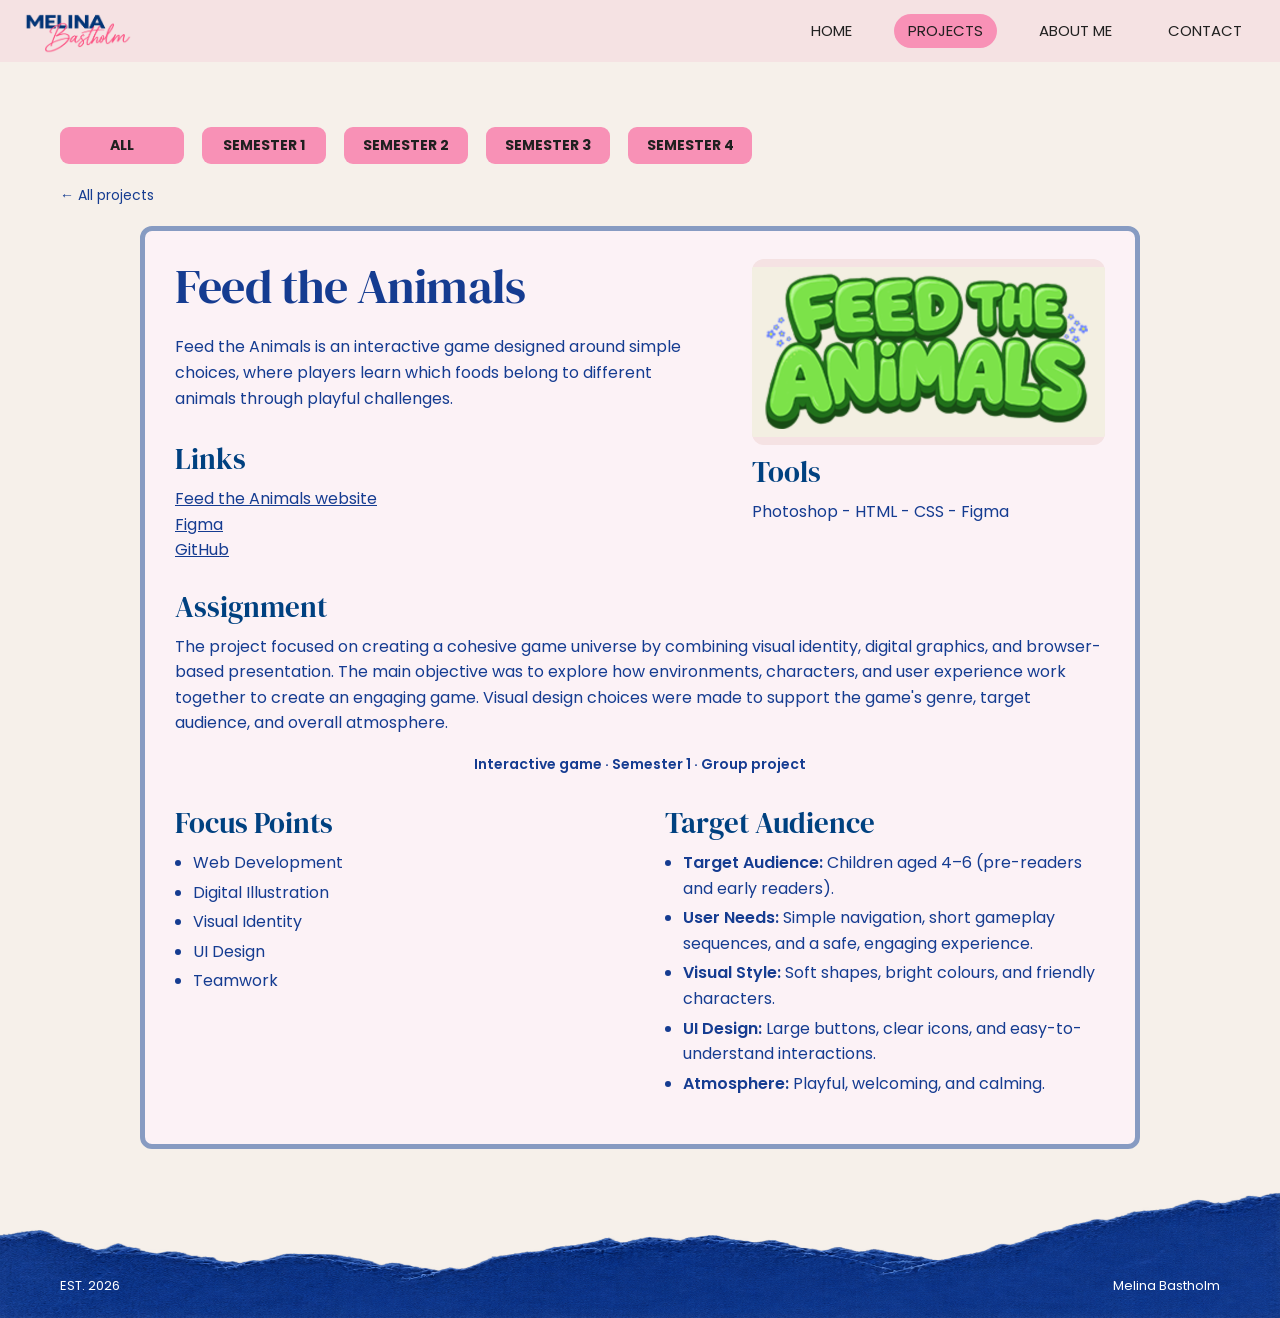
<file: project-feed-the-animals.html>
<!DOCTYPE html>
<html lang="en">
<head>
    <meta charset="UTF-8">
    <meta name="viewport" content="width=device-width, initial-scale=1.0">
    <meta name="description" content="Melina Bastholm — multimedia design, UI/UX, web development and visual design.">
    <title>Feed the Animals | Melina Bastholm</title>
    <!-- Skrifttyper: DM Serif Display til overskrifter og Poppins til brødtekst. -->
    <link rel="preconnect" href="https://fonts.googleapis.com">
    <link rel="preconnect" href="https://fonts.gstatic.com" crossorigin>
    <link href="https://fonts.googleapis.com/css2?family=DM+Serif+Display:ital@0;1&amp;family=Poppins:wght@400;500;600;700&amp;display=swap" rel="stylesheet">
    <link rel="stylesheet" href="style.css">
    <link rel="stylesheet" href="projects.css">
    <script src="script.js" defer></script>
</head>
<body>
    <!-- 1. HEADER / NAVIGATION — samme navigation på alle sider -->
    <a class="skip-link" href="#main">Skip to content</a>
    <header class="site-header">
        <nav class="navigation container" aria-label="Main navigation">
            <a class="site-logo" href="index.html" aria-label="Melina Bastholm — home"><img src="assets/logo.png" alt="" width="1931" height="814"></a>
            <button class="menu-toggle" type="button" aria-expanded="false" aria-controls="nav-links" hidden>
                <img src="assets/brugermenu.png" alt="" width="1609" height="977">
                <span class="sr-only">Open menu</span>
            </button>
            <ul class="nav-links" id="nav-links">
                <li><a href="index.html">Home</a></li>
                <li><a href="projects.html" aria-current="page">Projects</a></li>
                <li><a href="aboutme.html">About me</a></li>
                <li><a href="contact.html">Contact</a></li>
            </ul>
        </nav>
    </header>
    <main id="main" class="work-page project-detail-page container">
        <!-- 2. SEMESTERFILTRE — fører tilbage til den filtrerede oversigt -->
        <nav class="semester-filters" aria-label="Browse projects by semester">
            <a class="semester-filter" href="projects.html">All</a>
            <a class="semester-filter" href="projects.html?semester=1">Semester 1</a>
            <a class="semester-filter" href="projects.html?semester=2">Semester 2</a>
            <a class="semester-filter" href="projects.html?semester=3">Semester 3</a>
            <a class="semester-filter" href="projects.html?semester=4">Semester 4</a>
</nav>
        <a class="back-to-projects" href="projects.html">← All projects</a>

        <article class="project-detail" aria-labelledby="project-title">
            <!-- 3. PROJEKTINTRO — tekst til venstre, billede og tools til højre -->
            <div class="project-overview">
                <div class="project-summary"><h1 id="project-title">Feed the Animals</h1><p>Feed the Animals is an interactive game designed around simple choices, where players learn which foods belong to different animals through playful challenges.</p>
                    <section class="project-links" aria-labelledby="links-title"><h2 id="links-title">Links</h2>
                        <!-- Tilføj href="https://..." i a-tagget, og erstat "tekst her" med den tekst, man skal klikke på. -->
                        <ul>
                            <li><a href="https://worldbuilding.mbastholm.dk">Feed the Animals website</a></li>
                            <li><a href="https://www.figma.com/design/qC4HUtamfgZImMzSS9KF2t/world-building?node-id=0-1&t=HiyG0YykhAiKnCXb-1">Figma</a></li>
                            <li><a href="https://github.com/melinabastholm/Feed-the-Animals.git">GitHub</a></li>
                        </ul>
                    </section>
                </div>
                <div class="project-media"><img src="projekts/feed%20the%20animals.png" alt="Feed the Animals — project preview" width="630" height="304" loading="lazy"><section class="project-tools" aria-labelledby="tools-title"><h2 id="tools-title">Tools</h2><p>Photoshop - HTML - CSS - Figma</p></section></div>
            </div>

            <!-- 4. OPGAVEN — beskrivelse og projekttype -->
            <section class="project-assignment" aria-labelledby="assignment-title"><h2 id="assignment-title">Assignment</h2>
                <!-- Indsæt opgavebeskrivelsen her. -->
                <p>The project focused on creating a cohesive game universe by combining visual identity, digital graphics, and browser-based presentation. The main objective was to explore how environments, characters, and user experience work together to create an engaging game. Visual design choices were made to support the game's genre, target audience, and overall atmosphere.</p>
                <p class="project-category">Interactive game · Semester 1 · Group project</p>
            </section>

            <!-- 5. FORDYBELSE — to kolonner med flexbox -->
            <div class="project-insights">
                <section aria-labelledby="focus-title">
                    <h2 id="focus-title">Focus Points</h2>
                    <ul>
                        <li>Web Development</li>
                        <li>Digital Illustration</li>
                        <li>Visual Identity</li>
                        <li>UI Design</li>
                        <li>Teamwork</li>
                    </ul>
                </section>
                <section aria-labelledby="audience-title">
                    <h2 id="audience-title">Target Audience</h2>
                    <ul>
                        <li><strong>Target Audience:</strong> Children aged 4–6 (pre-readers and early readers).</li>
                        <li><strong>User Needs:</strong> Simple navigation, short gameplay sequences, and a safe, engaging experience.</li>
                        <li><strong>Visual Style:</strong> Soft shapes, bright colours, and friendly characters.</li>
                        <li><strong>UI Design:</strong> Large buttons, clear icons, and easy-to-understand interactions.</li>
                        <li><strong>Atmosphere:</strong> Playful, welcoming, and calming.</li>
                    </ul>
                </section>
            </div>
        </article>
    </main>
    <!-- 6. FOOTER — bottomline.png indsættes via style.css -->
    <footer class="site-footer">
        <div class="container footer-inner"><span>EST. 2026</span><a href="index.html">Melina Bastholm</a></div>
    </footer>
</body>
</html>
</file>
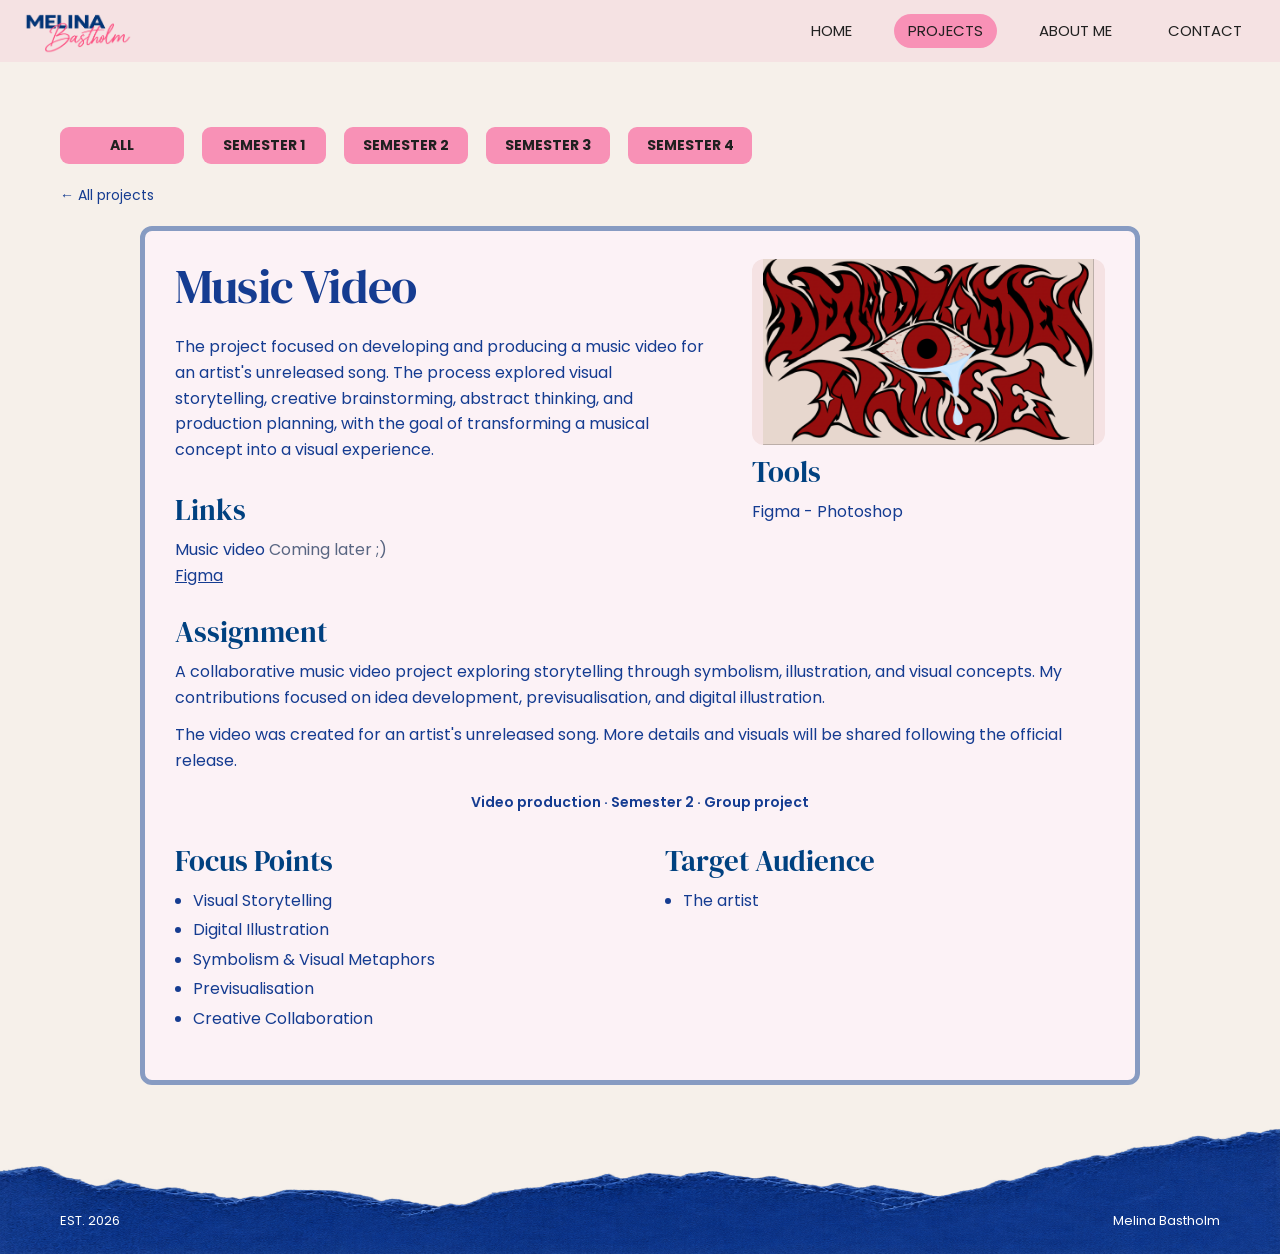
<file: project-musikvideo.html>
<!DOCTYPE html>
<html lang="en">
<head>
    <meta charset="UTF-8">
    <meta name="viewport" content="width=device-width, initial-scale=1.0">
    <meta name="description" content="Melina Bastholm — multimedia design, UI/UX, web development and visual design.">
    <title>Music Video | Melina Bastholm</title>
    <!-- Skrifttyper: DM Serif Display til overskrifter og Poppins til brødtekst. -->
    <link rel="preconnect" href="https://fonts.googleapis.com">
    <link rel="preconnect" href="https://fonts.gstatic.com" crossorigin>
    <link href="https://fonts.googleapis.com/css2?family=DM+Serif+Display:ital@0;1&amp;family=Poppins:wght@400;500;600;700&amp;display=swap" rel="stylesheet">
    <link rel="stylesheet" href="style.css">
    <link rel="stylesheet" href="projects.css">
    <script src="script.js" defer></script>
</head>
<body>
    <!-- 1. HEADER / NAVIGATION — samme navigation på alle sider -->
    <a class="skip-link" href="#main">Skip to content</a>
    <header class="site-header">
        <nav class="navigation container" aria-label="Main navigation">
            <a class="site-logo" href="index.html" aria-label="Melina Bastholm — home"><img src="assets/logo.png" alt="" width="1931" height="814"></a>
            <button class="menu-toggle" type="button" aria-expanded="false" aria-controls="nav-links" hidden>
                <img src="assets/brugermenu.png" alt="" width="1609" height="977">
                <span class="sr-only">Open menu</span>
            </button>
            <ul class="nav-links" id="nav-links">
                <li><a href="index.html">Home</a></li>
                <li><a href="projects.html" aria-current="page">Projects</a></li>
                <li><a href="aboutme.html">About me</a></li>
                <li><a href="contact.html">Contact</a></li>
            </ul>
        </nav>
    </header>
    <main id="main" class="work-page project-detail-page container">
        <!-- 2. SEMESTERFILTRE — fører tilbage til den filtrerede oversigt -->
        <nav class="semester-filters" aria-label="Browse projects by semester">
            <a class="semester-filter" href="projects.html">All</a>
            <a class="semester-filter" href="projects.html?semester=1">Semester 1</a>
            <a class="semester-filter" href="projects.html?semester=2">Semester 2</a>
            <a class="semester-filter" href="projects.html?semester=3">Semester 3</a>
            <a class="semester-filter" href="projects.html?semester=4">Semester 4</a>
</nav>
        <a class="back-to-projects" href="projects.html">← All projects</a>

        <article class="project-detail" aria-labelledby="project-title">
            <!-- 3. PROJEKTINTRO — tekst til venstre, billede og tools til højre -->
            <div class="project-overview">
                <div class="project-summary"><h1 id="project-title">Music Video</h1><p>The project focused on developing and producing a music video for an artist's unreleased song. The process explored visual storytelling, creative brainstorming, abstract thinking, and production planning, with the goal of transforming a musical concept into a visual experience.</p>
                    <section class="project-links" aria-labelledby="links-title"><h2 id="links-title">Links</h2>
                        <!-- Tilføj href="https://..." i a-tagget, og erstat "tekst her" med den tekst, man skal klikke på. -->
                        <ul>
                            <li>Music video <a>Coming later ;)</a></li>
                            <li><a href="https://www.figma.com/design/T9ZqheBrwtQ7vhil0gjxtn/Musicvideo-Tema-4--2-semester?node-id=34-2&t=zg0BiYflVlrE3M7R-1">Figma</a></li>
                        </ul>
                    </section>
                </div>
                <div class="project-media"><img src="projekts/musikvideo.png" alt="Music Video — project preview" width="1524" height="856" loading="lazy"><section class="project-tools" aria-labelledby="tools-title"><h2 id="tools-title">Tools</h2><p>Figma - Photoshop</p></section></div>
            </div>

            <!-- 4. OPGAVEN — beskrivelse og projekttype -->
            <section class="project-assignment" aria-labelledby="assignment-title"><h2 id="assignment-title">Assignment</h2>
                <!-- Indsæt opgavebeskrivelsen her. -->
                <p>A collaborative music video project exploring storytelling through symbolism, illustration, and visual concepts. My contributions focused on idea development, previsualisation, and digital illustration.</p>
                <p>The video was created for an artist's unreleased song. More details and visuals will be shared following the official release.</p>
                <p class="project-category">Video production · Semester 2 · Group project</p>
            </section>

            <!-- 5. FORDYBELSE — to kolonner med flexbox -->
            <div class="project-insights">
                <section aria-labelledby="focus-title">
                    <h2 id="focus-title">Focus Points</h2>
                    <ul>
                        <li>Visual Storytelling</li>
                        <li>Digital Illustration</li>
                        <li>Symbolism &amp; Visual Metaphors</li>
                        <li>Previsualisation</li>
                        <li>Creative Collaboration</li>
                    </ul>
                </section>
                <section aria-labelledby="audience-title">
                    <h2 id="audience-title">Target Audience</h2>
                    <ul>
                        <li>The artist</li>
                    </ul>
                </section>
            </div>
        </article>
    </main>
    <!-- 6. FOOTER — bottomline.png indsættes via style.css -->
    <footer class="site-footer">
        <div class="container footer-inner"><span>EST. 2026</span><a href="index.html">Melina Bastholm</a></div>
    </footer>
</body>
</html>
</file>
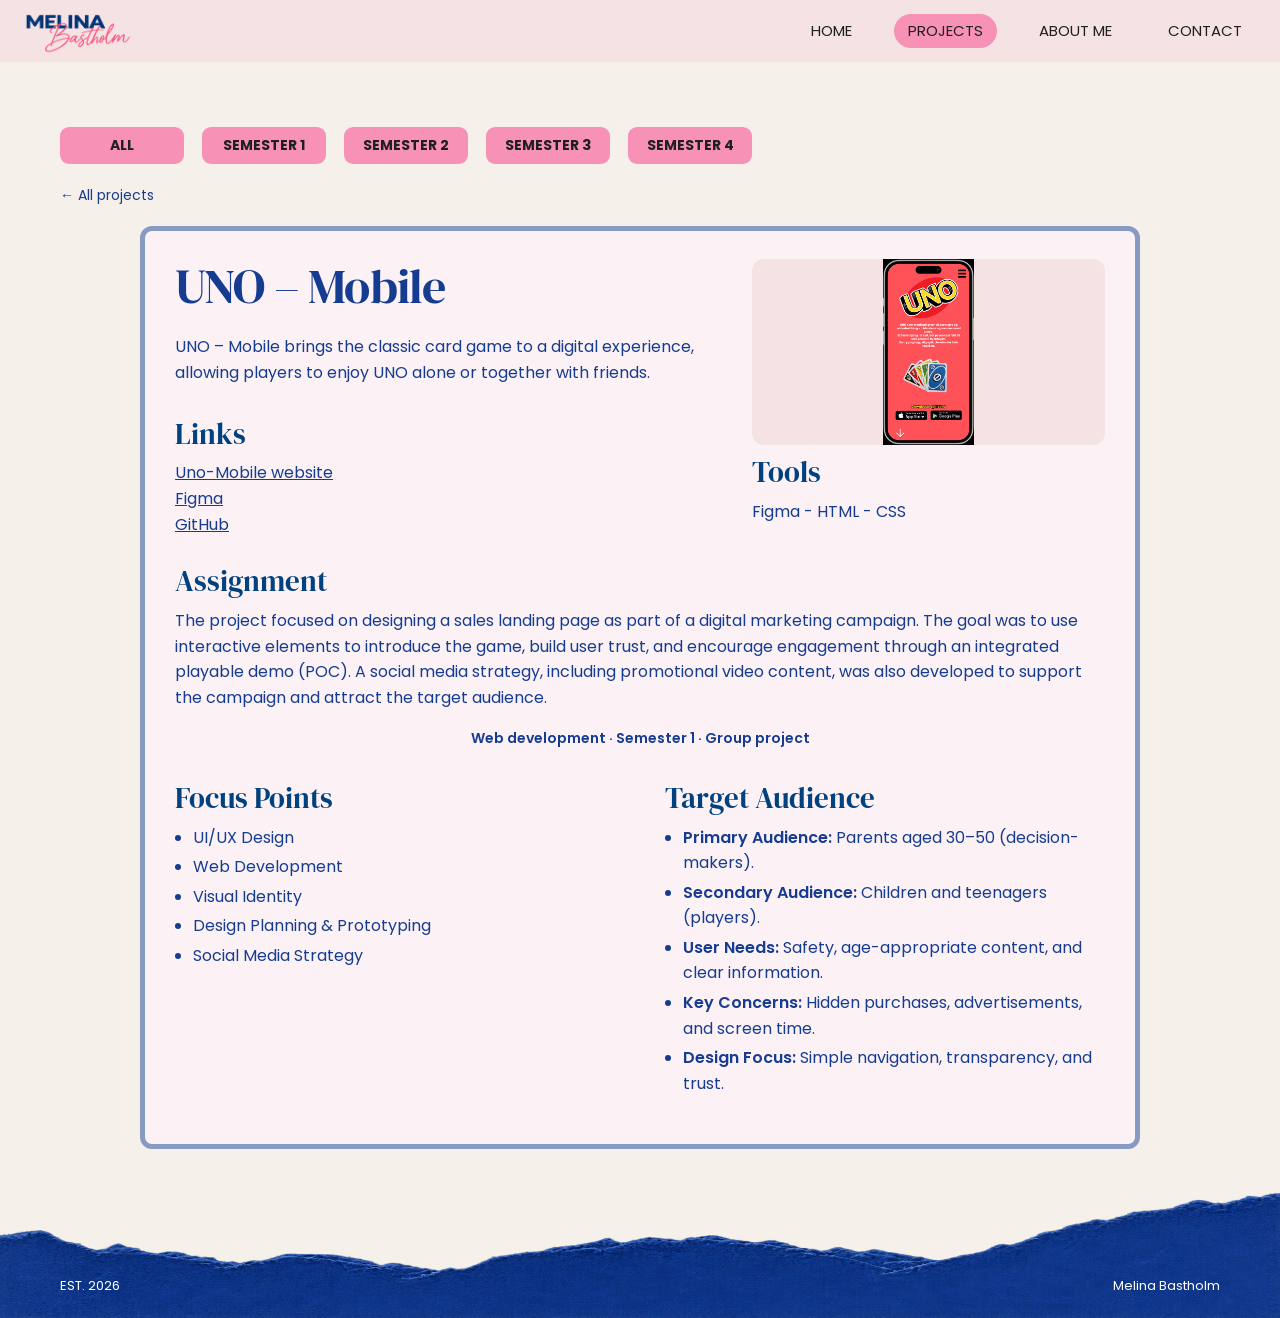
<file: project-uno.html>
<!DOCTYPE html>
<html lang="en">
<head>
    <meta charset="UTF-8">
    <meta name="viewport" content="width=device-width, initial-scale=1.0">
    <meta name="description" content="Melina Bastholm — multimedia design, UI/UX, web development and visual design.">
    <title>UNO – Mobile | Melina Bastholm</title>
    <!-- Skrifttyper: DM Serif Display til overskrifter og Poppins til brødtekst. -->
    <link rel="preconnect" href="https://fonts.googleapis.com">
    <link rel="preconnect" href="https://fonts.gstatic.com" crossorigin>
    <link href="https://fonts.googleapis.com/css2?family=DM+Serif+Display:ital@0;1&amp;family=Poppins:wght@400;500;600;700&amp;display=swap" rel="stylesheet">
    <link rel="stylesheet" href="style.css">
    <link rel="stylesheet" href="projects.css">
    <script src="script.js" defer></script>
</head>
<body>
    <!-- 1. HEADER / NAVIGATION — samme navigation på alle sider -->
    <a class="skip-link" href="#main">Skip to content</a>
    <header class="site-header">
        <nav class="navigation container" aria-label="Main navigation">
            <a class="site-logo" href="index.html" aria-label="Melina Bastholm — home"><img src="assets/logo.png" alt="" width="1931" height="814"></a>
            <button class="menu-toggle" type="button" aria-expanded="false" aria-controls="nav-links" hidden>
                <img src="assets/brugermenu.png" alt="" width="1609" height="977">
                <span class="sr-only">Open menu</span>
            </button>
            <ul class="nav-links" id="nav-links">
                <li><a href="index.html">Home</a></li>
                <li><a href="projects.html" aria-current="page">Projects</a></li>
                <li><a href="aboutme.html">About me</a></li>
                <li><a href="contact.html">Contact</a></li>
            </ul>
        </nav>
    </header>
    <main id="main" class="work-page project-detail-page container">
        <!-- 2. SEMESTERFILTRE — fører tilbage til den filtrerede oversigt -->
        <nav class="semester-filters" aria-label="Browse projects by semester">
            <a class="semester-filter" href="projects.html">All</a>
            <a class="semester-filter" href="projects.html?semester=1">Semester 1</a>
            <a class="semester-filter" href="projects.html?semester=2">Semester 2</a>
            <a class="semester-filter" href="projects.html?semester=3">Semester 3</a>
            <a class="semester-filter" href="projects.html?semester=4">Semester 4</a>
</nav>
        <a class="back-to-projects" href="projects.html">← All projects</a>

        <article class="project-detail" aria-labelledby="project-title">
            <!-- 3. PROJEKTINTRO — tekst til venstre, billede og tools til højre -->
            <div class="project-overview">
                <div class="project-summary"><h1 id="project-title">UNO – Mobile</h1><p>UNO – Mobile brings the classic card game to a digital experience, allowing players to enjoy UNO alone or together with friends.</p>
                    <section class="project-links" aria-labelledby="links-title"><h2 id="links-title">Links</h2>
                        <!-- Tilføj href="https://..." i a-tagget, og erstat "tekst her" med den tekst, man skal klikke på. -->
                        <ul>
                            <li><a href="https://uno-mobile.mbastholm.dk">Uno-Mobile website</a></li>
                            <li><a href="https://www.figma.com/design/Vqr14vxBGulsQEpclGXG1Q/Temaprojekt-3---Figma?node-id=198-1603&t=3oSS1Tje5icPJABs-1">Figma</a></li>
                            <li><a href="https://github.com/melinabastholm/UNO.git">GitHub</a></li>
                        </ul>
                    </section>
                </div>
                <div class="project-media"><img src="projekts/uno.png" alt="UNO – Mobile — project preview" width="702" height="1440" loading="lazy"><section class="project-tools" aria-labelledby="tools-title"><h2 id="tools-title">Tools</h2><p>Figma - HTML - CSS</p></section></div>
            </div>

            <!-- 4. OPGAVEN — beskrivelse og projekttype -->
            <section class="project-assignment" aria-labelledby="assignment-title"><h2 id="assignment-title">Assignment</h2>
                <!-- Indsæt opgavebeskrivelsen her. -->
                <p>The project focused on designing a sales landing page as part of a digital marketing campaign. The goal was to use interactive elements to introduce the game, build user trust, and encourage engagement through an integrated playable demo (POC). A social media strategy, including promotional video content, was also developed to support the campaign and attract the target audience.</p>
                <p class="project-category">Web development · Semester 1 · Group project</p>
            </section>

            <!-- 5. FORDYBELSE — to kolonner med flexbox -->
            <div class="project-insights">
                <section aria-labelledby="focus-title">
                    <h2 id="focus-title">Focus Points</h2>
                    <ul>
                        <li>UI/UX Design</li>
                        <li>Web Development</li>
                        <li>Visual Identity</li>
                        <li>Design Planning &amp; Prototyping</li>
                        <li>Social Media Strategy</li>
                    </ul>
                </section>
                <section aria-labelledby="audience-title">
                    <h2 id="audience-title">Target Audience</h2>
                    <ul>
                        <li><strong>Primary Audience:</strong> Parents aged 30–50 (decision-makers).</li>
                        <li><strong>Secondary Audience:</strong> Children and teenagers (players).</li>
                        <li><strong>User Needs:</strong> Safety, age-appropriate content, and clear information.</li>
                        <li><strong>Key Concerns:</strong> Hidden purchases, advertisements, and screen time.</li>
                        <li><strong>Design Focus:</strong> Simple navigation, transparency, and trust.</li>
                    </ul>
                </section>
            </div>
        </article>
    </main>
    <!-- 6. FOOTER — bottomline.png indsættes via style.css -->
    <footer class="site-footer">
        <div class="container footer-inner"><span>EST. 2026</span><a href="index.html">Melina Bastholm</a></div>
    </footer>
</body>
</html>
</file>
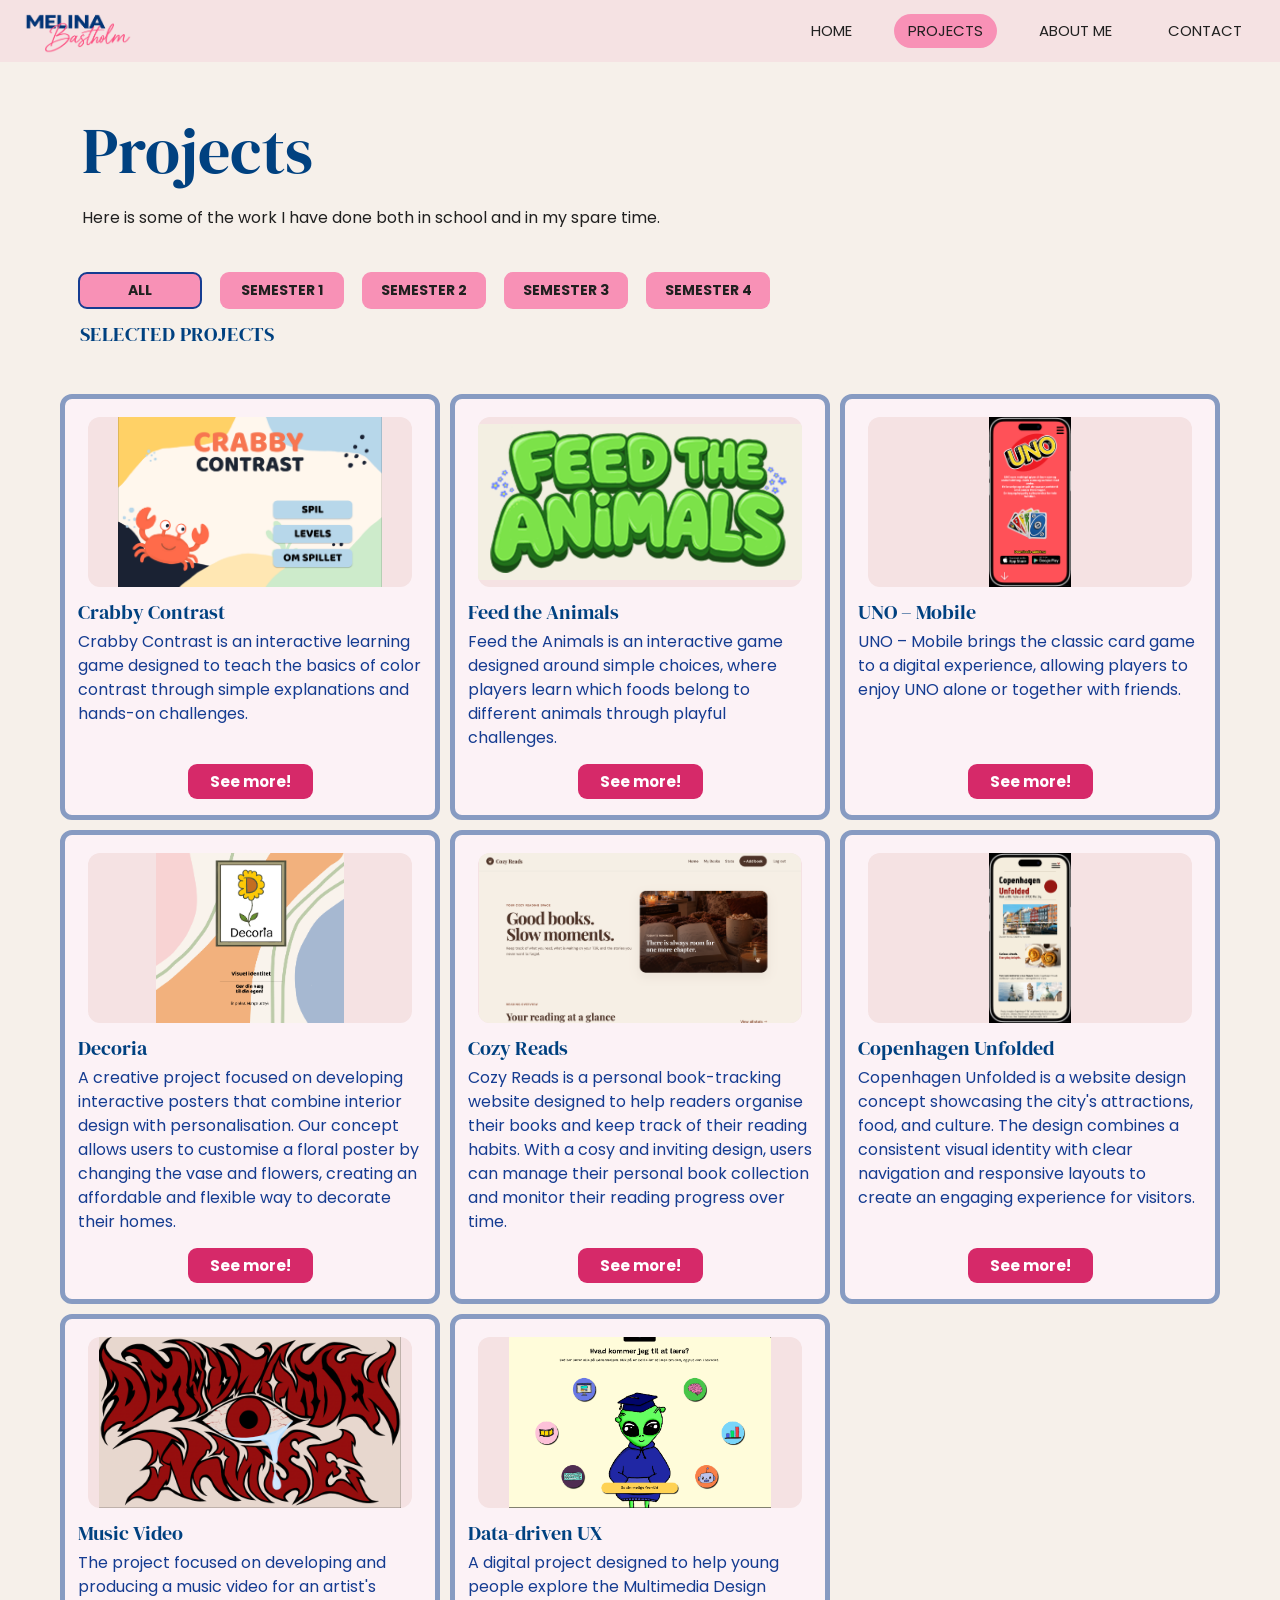
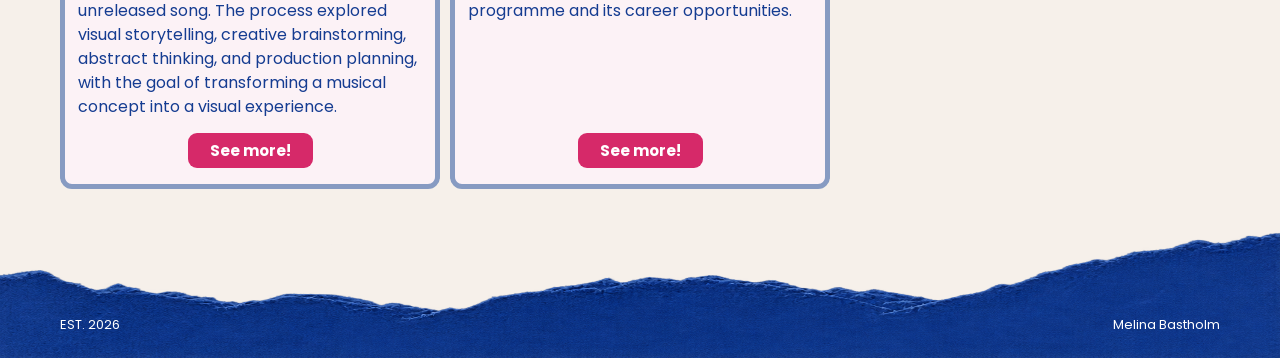
<file: projects.html>
<!DOCTYPE html>
<html lang="en">
<head>
    <meta charset="UTF-8">
    <meta name="viewport" content="width=device-width, initial-scale=1.0">
    <meta name="description" content="Melina Bastholm — multimedia design, UI/UX, web development and visual design.">
    <title>Projects | Melina Bastholm</title>
    <!-- Skrifttyper: DM Serif Display til overskrifter og Poppins til brødtekst. -->
    <link rel="preconnect" href="https://fonts.googleapis.com">
    <link rel="preconnect" href="https://fonts.gstatic.com" crossorigin>
    <link href="https://fonts.googleapis.com/css2?family=DM+Serif+Display:ital@0;1&amp;family=Poppins:wght@400;500;600;700&amp;display=swap" rel="stylesheet">
    <link rel="stylesheet" href="style.css">
    <link rel="stylesheet" href="projects.css">
    <script src="script.js" defer></script>
</head>
<body>
    <!-- 1. HEADER / NAVIGATION — samme navigation på alle sider -->
    <a class="skip-link" href="#main">Skip to content</a>
    <header class="site-header">
        <nav class="navigation container" aria-label="Main navigation">
            <a class="site-logo" href="index.html" aria-label="Melina Bastholm — home"><img src="assets/logo.png" alt="" width="1931" height="814"></a>
            <button class="menu-toggle" type="button" aria-expanded="false" aria-controls="nav-links" hidden>
                <img src="assets/brugermenu.png" alt="" width="1609" height="977">
                <span class="sr-only">Open menu</span>
            </button>
            <ul class="nav-links" id="nav-links">
                <li><a href="index.html">Home</a></li>
                <li><a href="projects.html" aria-current="page">Projects</a></li>
                <li><a href="aboutme.html">About me</a></li>
                <li><a href="contact.html">Contact</a></li>
            </ul>
        </nav>
    </header>
    <main id="main" class="work-page container">
        <!-- 2. INTRODUKTION -->
        <div class="work-intro"><h1>Projects</h1><p>Here is some of the work I have done both in school and in my spare time.</p></div>

        <!-- 3. SEMESTERFILTRE — JS skjuler de kort, der ikke matcher.
             Uden JavaScript kan alle projekterne stadig åbnes. -->
        <div class="semester-filters" role="group" aria-label="Filter projects by semester" hidden>
            <button class="semester-filter" type="button" data-filter="all" aria-pressed="true">All</button>
            <button class="semester-filter" type="button" data-filter="1" aria-pressed="false">Semester 1</button>
            <button class="semester-filter" type="button" data-filter="2" aria-pressed="false">Semester 2</button>
            <button class="semester-filter" type="button" data-filter="3" aria-pressed="false">Semester 3</button>
            <button class="semester-filter" type="button" data-filter="4" aria-pressed="false">Semester 4</button>
</div>

        <!-- 4. PROJEKTKORT — flexbox med tre kolonner på desktop -->
        <h2 class="work-list-heading">Selected Projects</h2>
        <p class="sr-only" id="filter-status" role="status" aria-live="polite" aria-atomic="true"></p>
        <!-- data-semester afgør, hvilket filter projektkortet vises under. -->
        <div class="work-list">
            <article class="work-card" data-semester="1">
                <a class="work-image-link" href="project-crabby-contrast.html" aria-label="Read about Crabby Contrast">
                    <img src="projekts/crabby.png" alt="Crabby Contrast — project preview" width="2200" height="1422" loading="lazy">
                </a>
                <h2><a href="project-crabby-contrast.html">Crabby Contrast</a></h2>
                <p>Crabby Contrast is an interactive learning game designed to teach the basics of color contrast through simple explanations and hands-on challenges.</p>
                <a class="button button-project" href="project-crabby-contrast.html" aria-label="See more about Crabby Contrast">See more!</a>
            </article>
            <article class="work-card" data-semester="1">
                <a class="work-image-link" href="project-feed-the-animals.html" aria-label="Read about Feed the Animals">
                    <img src="projekts/feed%20the%20animals.png" alt="Feed the Animals — project preview" width="630" height="304" loading="lazy">
                </a>
                <h2><a href="project-feed-the-animals.html">Feed the Animals</a></h2>
                <p>Feed the Animals is an interactive game designed around simple choices, where players learn which foods belong to different animals through playful challenges.</p>
                <a class="button button-project" href="project-feed-the-animals.html" aria-label="See more about Feed the Animals">See more!</a>
            </article>
            <article class="work-card" data-semester="1">
                <a class="work-image-link" href="project-uno.html" aria-label="Read about UNO – Mobile">
                    <img src="projekts/uno.png" alt="UNO – Mobile — project preview" width="702" height="1440" loading="lazy">
                </a>
                <h2><a href="project-uno.html">UNO – Mobile</a></h2>
                <p>UNO – Mobile brings the classic card game to a digital experience, allowing players to enjoy UNO alone or together with friends.</p>
                <a class="button button-project" href="project-uno.html" aria-label="See more about UNO – Mobile">See more!</a>
            </article>
            <article class="work-card" data-semester="2">
                <a class="work-image-link" href="project-decoria.html" aria-label="Read about Decoria">
                    <img src="projekts/decoria.png" alt="Decoria — project preview" width="982" height="886" loading="lazy">
                </a>
                <h2><a href="project-decoria.html">Decoria</a></h2>
                <p>A creative project focused on developing interactive posters that combine interior design with personalisation. Our concept allows users to customise a floral poster by changing the vase and flowers, creating an affordable and flexible way to decorate their homes.</p>
                <a class="button button-project" href="project-decoria.html" aria-label="See more about Decoria">See more!</a>
            </article>
            <article class="work-card" data-semester="2">
                <a class="work-image-link" href="project-cozy-reads.html" aria-label="Read about Cozy Reads">
                    <img src="projekts/cozyreads.png" alt="Cozy Reads — project preview" width="2914" height="1542" loading="lazy">
                </a>
                <h2><a href="project-cozy-reads.html">Cozy Reads</a></h2>
                <p>Cozy Reads is a personal book-tracking website designed to help readers organise their books and keep track of their reading habits. With a cosy and inviting design, users can manage their personal book collection and monitor their reading progress over time.</p>
                <a class="button button-project" href="project-cozy-reads.html" aria-label="See more about Cozy Reads">See more!</a>
            </article>
            <article class="work-card" data-semester="2">
                <a class="work-image-link" href="project-copenhagen-unfolded.html" aria-label="Read about Copenhagen Unfolded">
                    <img src="projekts/chp%20unfolded.png" alt="Copenhagen Unfolded — project preview" width="702" height="1440" loading="lazy">
                </a>
                <h2><a href="project-copenhagen-unfolded.html">Copenhagen Unfolded</a></h2>
                <p>Copenhagen Unfolded is a website design concept showcasing the city's attractions, food, and culture. The design combines a consistent visual identity with clear navigation and responsive layouts to create an engaging experience for visitors.</p>
                <a class="button button-project" href="project-copenhagen-unfolded.html" aria-label="See more about Copenhagen Unfolded">See more!</a>
            </article>
            <article class="work-card" data-semester="2">
                <a class="work-image-link" href="project-musikvideo.html" aria-label="Read about Music Video">
                    <img src="projekts/musikvideo.png" alt="Music Video — project preview" width="1524" height="856" loading="lazy">
                </a>
                <h2><a href="project-musikvideo.html">Music Video</a></h2>
                <p>The project focused on developing and producing a music video for an artist's unreleased song. The process explored visual storytelling, creative brainstorming, abstract thinking, and production planning, with the goal of transforming a musical concept into a visual experience.</p>
                <a class="button button-project" href="project-musikvideo.html" aria-label="See more about Music Video">See more!</a>
            </article>
            <article class="work-card" data-semester="2">
                <a class="work-image-link" href="project-datadrevet-ux.html" aria-label="Read about Data-driven UX">
                    <img src="projekts/datadrevet%20ux.png" alt="Data-driven UX — project preview" width="1738" height="1130" loading="lazy">
                </a>
                <h2><a href="project-datadrevet-ux.html">Data-driven UX</a></h2>
                <p>A digital project designed to help young people explore the Multimedia Design programme and its career opportunities.</p>
                <a class="button button-project" href="project-datadrevet-ux.html" aria-label="See more about Data-driven UX">See more!</a>
            </article>
        </div>
        <p class="empty-projects" hidden>No projects in this semester yet. Choose “All” to explore the other projects.</p>
    </main>
    <!-- 6. FOOTER — bottomline.png indsættes via style.css -->
    <footer class="site-footer">
        <div class="container footer-inner"><span>EST. 2026</span><a href="index.html">Melina Bastholm</a></div>
    </footer>
</body>
</html>
</file>
<file: style.css>
/* INDHOLD — følger rækkefølgen i HTML:
   0. Fælles regler  1. Navigation  2. Hero  3. Projekter
   4. Visual diary   5. Om mig     6. Footer  7. Undersider
   Mobilregler står under den sektion, de hører til. */

/* 0. FÆLLES REGLER — skift sidens farver her */
:root {
    --font-heading: "DM Serif Display", Georgia, serif;
    --font-body: "Poppins", Arial, sans-serif;
    /* Fælles tekstniveauer — 1 rem er normalt 16 px. */
    --size-body: 1rem;
    --size-control: .9375rem;
    --size-label: .875rem;
    --size-caption: .8125rem;
    --size-title: clamp(2.5rem, 5vw, 4rem);
    --size-section: clamp(1.875rem, 3.5vw, 2.375rem);
    --size-subheading: clamp(1.5rem, 2.3vw, 1.875rem);
    --size-card-heading: 1.25rem;
    --cream: #f6f0ea;
    --pink-light: #f5e2e3;
    --pink: #f891b6;
    --pink-text: #cf2469;
    --blue: #153c91;
    --heading-blue: #004180;
    --text: #202020;
    --grey: #d9d9d9;
}

* { box-sizing: border-box; }
body { margin: 0; background: var(--cream); color: var(--text); font-family: var(--font-body); font-size: var(--size-body); line-height: 1.6; }
h1, h2, h3, p, figure { margin: 0; }
h1, h2, h3, h4, h5, h6 { color: var(--heading-blue); font-family: var(--font-heading); font-weight: 400; line-height: 1.15; }
h1 { font-size: var(--size-title); }
h2 { font-size: var(--size-section); }
a { color: inherit; text-decoration: none; }
button { font: inherit; }
img { display: block; max-width: 100%; object-fit: cover; }
svg { width: 24px; height: 24px; }
.container { width: min(100% - 88px, 1160px); margin-inline: auto; }
.section-padding { padding-block: 42px 50px; }
.button { display: inline-flex; justify-content: center; align-items: center; gap: 5px; width: fit-content; min-height: 38px; padding: 8px 14px; border-radius: 14px; background: var(--blue); color: white; font-size: var(--size-control); line-height: 1.4; transition: background-color .2s, transform .2s; }
.button:hover { background: var(--heading-blue); transform: translateY(-2px); }
.button-pink { background: var(--pink); color: #191919; }
.button-pink:hover { background: #f77fa9; }
a:focus-visible, button:focus-visible { outline: 3px solid var(--heading-blue); outline-offset: 5px; }
.text-pink { color: var(--pink-text); }
.image-placeholder { display: flex; justify-content: center; align-items: center; border-radius: 14px; background: var(--grey); color: #535353; text-align: center; }
.image-placeholder > span { padding: 16px; font-size: var(--size-caption); }
.sr-only { position: absolute; width: 1px; height: 1px; padding: 0; overflow: hidden; clip-path: inset(50%); white-space: nowrap; }
.skip-link { position: absolute; top: 8px; left: 8px; z-index: 10; padding: 10px; background: var(--cream); transform: translateY(-200%); }
.skip-link:focus { transform: translateY(0); }
@media (max-width: 700px) {
    .container { width: calc(100% - 32px); }
    .section-padding { padding-block: 26px 30px; }
    .button { min-height: 40px; }
    .desktop-break { display: none; }
}

/* 1. HEADER / NAVIGATION */
.site-header { position: relative; z-index: 5; background: var(--pink-light); }
/* Navigationen går næsten helt til kanterne, uafhængigt af sidens indholdsbredde. */
.navigation { display: flex; justify-content: space-between; align-items: center; width: calc(100% - 48px); min-height: 62px; }
/* Det lille navnelogo genbruges på alle sider. */
.site-logo { display: flex; align-items: center; flex-shrink: 0; width: 110px; margin-right: auto; padding-block: 4px; }
.site-logo img { width: 100%; height: auto; object-fit: contain; }
.nav-links { display: flex; align-items: center; gap: 28px; margin: 0; padding: 0; list-style: none; }
.nav-links a { display: block; padding: 5px 14px; border-radius: 18px; font-size: var(--size-control); text-transform: uppercase; }
.nav-links a:hover, .nav-links a[aria-current="page"] { background: var(--pink); }
.menu-toggle { display: none; align-items: center; justify-content: center; width: 44px; height: 44px; padding: 3px; border: 0; background: transparent; cursor: pointer; }
/* Dit eget menuikon — knappens skjulte tekst fortæller, om menuen kan åbnes eller lukkes. */
.menu-toggle img { width: 100%; height: auto; object-fit: contain; }
@media (max-width: 700px) {
    .navigation { width: calc(100% - 16px); min-height: 54px; flex-wrap: wrap; }
    .nav-links { flex-wrap: wrap; justify-content: center; gap: 3px; padding-block: 8px; }
    .nav-links a { padding: 9px 10px; }
    /* Uden JS er links synlige. Med JS vises fold-ud-menuen. */
    .js .menu-toggle:not([hidden]) { display: flex; }
    .js .nav-links { display: none; position: absolute; top: 100%; left: 0; width: 100%; padding: 14px 16px; background: var(--pink-light); box-shadow: 0 8px 12px #0000000d; }
    .js .nav-links.is-open { display: flex; flex-direction: column; align-items: stretch; }
    .js .nav-links a { text-align: center; }
}

/* 2. HERO — navn til venstre og showreel til højre */
.hero { position: relative; isolation: isolate; overflow: hidden; }
.hero-inner { display: flex; align-items: center; justify-content: space-between; gap: 60px; min-height: 510px; padding-block: 54px 64px; }
.hero-copy { flex: 1; min-width: 0; text-align: center; }
.name { width: min(100%, 440px); margin: 0 auto 32px; line-height: 1; }
.name img { width: 100%; height: auto; object-fit: contain; }
.disciplines { display: flex; justify-content: center; flex-wrap: wrap; gap: 8px 14px; margin: 0 0 13px; padding: 0; list-style: none; font-family: var(--font-body); font-size: var(--size-caption); text-transform: uppercase; }
.disciplines li + li::before { content: "•"; margin-right: 14px; }
/* Introen vender skrifttyperne om: fagområder i Poppins, brødtekst i DM Serif Display. */
.hero-tagline { font-family: var(--font-heading); font-size: var(--size-body); font-weight: 400; font-style: italic; line-height: 1.35; }
.social-links { display: flex; justify-content: center; gap: 16px; margin-top: 22px; }
.social-links a { display: flex; justify-content: center; align-items: center; width: 34px; height: 34px; border-radius: 50%; background: var(--blue); color: white; }
.social-links a:hover { background: var(--heading-blue); }
.social-links svg { width: 24px; height: 24px; }
.linkedin-icon { font-family: Arial, sans-serif; font-size: 25px; line-height: 1; font-weight: 700; }
/* Showreel — samme video i den lille afspiller og i overlayet. */
.showreel { flex: 1; min-width: 0; max-width: 520px; overflow: hidden; border-radius: 14px; background: var(--pink-light); }
.showreel-player { aspect-ratio: 16 / 9; background: #161616; }
.showreel-player video, .showreel-dialog-player video { display: block; width: 100%; aspect-ratio: 16 / 9; object-fit: contain; background: #161616; }
.showreel figcaption { display: flex; flex-wrap: wrap; align-items: center; justify-content: space-between; gap: 12px; padding: 10px 14px; }
.showreel-actions { display: flex; align-items: center; flex-wrap: wrap; justify-content: flex-end; gap: 8px; }
.showreel button, .showreel-dialog button { border: 0; cursor: pointer; }
.showreel button[hidden], .showreel-dialog button[hidden] { display: none; }
.showreel-dialog { width: 80vw; max-height: 80dvh; max-width: none; padding: 0; overflow: auto; border: 0; border-radius: 14px; background: var(--cream); }
.showreel-dialog::backdrop { background: #17233acc; }
.showreel-dialog-bar { position: sticky; top: 0; z-index: 1; display: flex; align-items: center; justify-content: space-between; gap: 8px; padding: 8px 12px; background: var(--cream); }
.showreel-dialog-bar h2 { font-size: clamp(18px, 3vw, 24px); }
.showreel-dialog-player video { max-height: calc(80dvh - 56px); }
/* Det blå hjørne ligger bag indholdet nederst til højre. */
.hero::after { content: ""; position: absolute; z-index: -1; right: -0.5%; bottom: -10px; width: 54%; height: 240px; background: url("assets/bluecorner.png") right bottom / 100% 100% no-repeat; }
@media (max-width: 1000px) and (min-width: 701px) {
    .hero-inner { gap: 35px; min-height: 430px; }
    .disciplines { gap: 7px; }
    .disciplines li + li::before { margin-right: 7px; }
}
@media (max-width: 700px) {
    .hero-inner { flex-direction: column; gap: 30px; min-height: auto; padding-block: 25px 70px; }
    .hero-copy { width: 100%; }
    .name { width: min(100% - 24px, 360px); margin-bottom: 25px; }
    .disciplines { gap: 6px; margin-bottom: 12px; }
    .disciplines li + li::before { margin-right: 6px; }
    .hero-tagline { max-width: 360px; margin-inline: auto; }
    .social-links { margin-top: 18px; gap: 16px; }
    .showreel { flex: auto; width: min(100% - 30px, 420px); }
    .hero::after { width: 118%; height: 140px; bottom: -6px; }
}

/* 3. PROJECTS — rækken bygges med flexbox */
.projects { background: var(--pink-light); }
.projects-inner { display: flex; flex-direction: column; position: relative; }
.section-heading { display: flex; align-items: center; justify-content: space-between; padding-right: 235px; margin-bottom: 32px; }
.section-heading p { margin-top: 7px; font-size: var(--size-body); }
.project-list { display: flex; gap: 50px; }
.project-card { flex: 1; min-width: 0; }
.project-card .image-placeholder, .project-card > img { width: 100%; aspect-ratio: 1.08; border-radius: 14px; }
.project-card > img { height: auto; object-fit: contain; background: var(--cream); }
.project-card h3 { margin-top: 12px; color: var(--heading-blue); font-family: var(--font-heading); font-size: var(--size-card-heading); }
.project-card p { margin-top: 2px; font-size: var(--size-label); }
.projects-button { position: absolute; top: 4px; right: 0; }
@media (max-width: 1000px) { .project-list { gap: 24px; } }
@media (max-width: 700px) {
    .section-heading { padding-right: 0; margin-bottom: 22px; }
    .project-list { gap: 14px; overflow-x: auto; padding-bottom: 12px; scroll-snap-type: x mandatory; }
    .project-card { flex: 0 0 70%; scroll-snap-align: start; }
    .projects-button { position: static; align-self: center; margin-top: 16px; }
}

/* 4. VISUAL DIARY — tekst og billeder står på samme række på desktop */
.diary { padding-block: 64px; }
.diary-inner { display: flex; align-items: flex-start; gap: 40px; }
.diary-copy { flex: 0 0 28%; min-width: 0; }
.diary-copy p { margin-top: 16px; font-size: var(--size-body); line-height: 1.6; }
.diary-photos { display: flex; gap: 25px; flex: 1; min-width: 0; }
.diary-photos img { flex: 1; min-width: 0; width: 0; height: 235px; border-radius: 14px; }
/* På desktop viser forsiden kun de første tre billeder. */
.diary-photos img:nth-child(n + 4) { display: none; }
.diary-button { margin-top: 16px; }
@media (max-width: 1000px) and (min-width: 701px) {
    .diary-inner { gap: 25px; }
    .diary-photos { gap: 16px; }
    .diary-photos img { height: 185px; }
    .diary-copy { flex-basis: 32%; }
}
@media (max-width: 700px) {
    .diary { padding-block: 28px; }
    .diary-inner { flex-direction: column; gap: 20px; }
    .diary-copy { display: contents; }
    .diary-copy p { margin-top: 0; }
    .diary-photos { flex: auto; flex-wrap: wrap; width: 100%; gap: 12px; }
    .diary-photos img, .diary-photos img:nth-child(n + 4) { display: block; flex: 0 0 calc((100% - 24px) / 3); width: calc((100% - 24px) / 3); height: auto; aspect-ratio: 1; border-radius: 12px; }
    .diary-button { order: 1; align-self: center; margin: 0; }
}

/* 5. ABOUT ME — portræt, tekst og den lyserøde liste med interesser */
.about { background: var(--pink-light); }
.about-inner { display: flex; align-items: center; gap: 50px; width: min(100%, 1440px); margin-inline: auto; padding-right: 44px; }
.portrait { flex: 0 0 29%; align-self: stretch; min-height: 335px; border-radius: 0; object-fit: cover; }
.about-inner > .portrait { width: 29%; height: 350px; min-width: 0; object-position: center 35%; }
.about-copy { flex: 1; min-width: 0; padding-block: 38px; }
.about-copy h2 { margin-bottom: 16px; font-size: var(--size-subheading); }
.about-copy p { max-width: 460px; font-size: var(--size-body); line-height: 1.6; }
.about-copy .button { margin-top: 16px; }
.skills { display: flex; justify-content: center; align-items: center; gap: 22px; flex: 0 0 29%; padding: 35px 22px; margin: 0; border-radius: 14% 20% 13% 17% / 25% 18% 28% 17%; background: var(--pink); color: var(--blue); list-style: none; transform: rotate(1deg); }
.skills li { display: flex; flex-direction: column; align-items: center; gap: 7px; font-size: var(--size-caption); transform: rotate(-1deg); }
.skills svg { width: 33px; height: 33px; }
@media (max-width: 1000px) {
    .about-inner { gap: 25px; padding-right: 30px; }
    .skills { gap: 12px; padding-inline: 16px; }
    .skills svg { width: 26px; height: 26px; }
}
@media (max-width: 700px) {
    .about-inner { flex-wrap: wrap; gap: 18px; padding: 22px 16px 28px; align-items: flex-start; }
    .portrait { flex-basis: 35%; min-height: 170px; border-radius: 12px; }
    .about-inner > .portrait { width: 35%; height: 200px; }
    .about-copy { flex: 1; padding: 0; }
    .about-copy h2 { margin-bottom: 10px; }
    .about-copy p + p { display: none; }
    .about-copy .button { padding-inline: 10px; }
    .skills { flex: 0 0 100%; gap: clamp(12px, 6vw, 30px); padding: 22px 14px; }
    .skills svg { width: 28px; height: 28px; }
}

/* 6. FOOTER — det blå papirbillede ligger bag teksten. */
.site-footer { position: relative; isolation: isolate; color: white; margin-top: 0; padding-top: 30px; }
main:has(.about) + .site-footer { background-color: var(--pink-light); }
.site-footer::before { content: ""; position: absolute; z-index: -1; inset: -34px 0 0; background: url("assets/bottomline.png") center bottom -14px / 102% 270px no-repeat; }
.footer-inner { display: flex; justify-content: space-between; align-items: center; gap: 20px; min-height: 65px; font-size: var(--size-caption); }
@media (max-width: 700px) {
    .site-footer { padding-top: 12px; }
    .site-footer::before { background-size: 102% 195px; background-position: center bottom -10px; }
    .footer-inner { min-height: 50px; gap: 12px; }
}

/* 7. UNDERSIDER — projekter, galleri, om mig og kontakt */
.subpage { min-height: calc(100vh - 160px); padding-block: 65px 100px; }
.page-intro { max-width: 660px; margin-bottom: 42px; }
.eyebrow { margin-bottom: 14px; color: var(--pink-text); font-size: var(--size-caption); letter-spacing: 2px; text-transform: uppercase; }
.page-intro h1 { margin-bottom: 20px; }
.subpage > .button { margin-top: 32px; }
.editor-note { margin-top: 25px; color: #616161; font-size: var(--size-label); }
/* Diary-galleriet har fem små billeder pr. række på brede skærme. */
.gallery { --tile-width: calc((100% - 64px) / 5); display: flex; flex-wrap: wrap; gap: 16px; }
.gallery img { flex: 0 0 var(--tile-width); width: var(--tile-width); height: auto; aspect-ratio: 4 / 5; border-radius: 12px; }
@media (max-width: 1000px) { .gallery { --tile-width: calc((100% - 48px) / 4); } }
/* ABOUT ME 2. Portræt og introduktion — samme rækkefølge som aboutme.html. */
.about-detail { display: flex; align-items: flex-start; gap: 56px; }
.about-detail .portrait { flex: 0 0 35%; width: 35%; height: auto; min-height: 0; border-radius: 14px; }
.about-detail-copy { flex: 1; min-width: 0; max-width: 660px; font-size: var(--size-body); line-height: 1.9; }
.about-detail-copy p + p { margin-top: 18px; }
.about-greeting { font-size: 19px; line-height: 1.6; }
.about-detail-copy > .button { margin-top: 22px; }
/* ABOUT ME 3. Kreativitet — teksten over collagen. */
.about-creativity { margin-top: 56px; }
.about-creativity h2 { margin-bottom: 20px; }
.about-creativity > p { max-width: 850px; font-size: var(--size-body); line-height: 1.9; }
/* ABOUT ME 4. Collage — tre kolonner med flexbox og plads til nye billeder. */
/* Centrér også en ufuldstændig række, så de sidste felter står samlet. */
.creative-collage { display: flex; flex-wrap: wrap; justify-content: center; gap: 26px 24px; margin-top: 28px; }
.creative-item { flex: 0 0 calc((100% - 48px) / 3); min-width: 0; }
.creative-item img { width: 100%; height: auto; aspect-ratio: 4 / 3; border-radius: 14px; object-fit: contain; background: var(--pink-light); }
.creative-item figcaption { margin-top: 10px; color: var(--heading-blue); font-size: var(--size-label); }
/* ABOUT ME 5. Kontaktknappen bruger den fælles .button. */
.contact-list { display: flex; flex-wrap: wrap; gap: 24px; }
.contact-item { flex: 0 0 calc(50% - 12px); padding-block: 25px; border-top: 1px solid #153c9133; }
.contact-item h2 { font-size: var(--size-subheading); margin-bottom: 12px; }
.contact-item a { color: inherit; text-decoration: none; overflow-wrap: anywhere; }
.contact-item a:hover { color: var(--heading-blue); }

/* CV — tekstversion, små forhåndsvisninger og den store billedvisning. */
.cv-text { max-width: 760px; margin-bottom: 24px; border: 1px solid #153c9133; border-radius: 12px; background: var(--pink-light); }
.cv-text summary { padding: 12px 16px; color: var(--heading-blue); font-weight: 600; cursor: pointer; }
.cv-text summary:focus-visible { outline: 3px solid var(--heading-blue); outline-offset: 3px; border-radius: 10px; }
.cv-text-content { padding: 4px clamp(16px, 4vw, 32px) 24px; overflow-wrap: anywhere; }
.cv-text-content h2 { font-size: clamp(26px, 4vw, 34px); }
.cv-text-content h3 { margin-block: 24px 8px; font-size: 23px; }
.cv-text-content h4 { margin-block: 16px 4px; font-size: 18px; }
.cv-text-content p { margin-top: 8px; }
.cv-text-content ul { margin-block: 8px 0; padding-inline-start: 22px; }
.cv-text-content a { color: var(--heading-blue); text-decoration: underline; }
.cv-pages { display: flex; gap: clamp(12px, 3vw, 28px); }
.cv-preview { flex: 0 0 min(45%, 210px); min-width: 0; color: var(--heading-blue); cursor: zoom-in; }
.cv-preview img { width: 100%; height: auto; border: 1px solid #153c9133; border-radius: 10px; }
.cv-preview span { display: block; margin-top: 10px; }
.cv-preview:hover span { text-decoration: underline; }
.cv-dialog { width: min(94vw, 820px); max-height: 92dvh; padding: 0; overflow: auto; border: 0; border-radius: 14px; background: var(--cream); }
.cv-dialog::backdrop { background: #17233acc; }
.cv-dialog-bar { position: sticky; top: 0; display: flex; align-items: center; justify-content: space-between; gap: 12px; padding: 10px 16px; background: var(--cream); }
.cv-dialog-bar h2 { font-size: 24px; }
.cv-dialog-bar button { border: 0; cursor: pointer; }
.cv-dialog > img { width: 100%; height: auto; }
@media (max-width: 700px) {
    .subpage { padding-block: 40px 75px; }
    .subpage .project-list { flex-direction: column; overflow: visible; }
    .subpage .project-card { flex: auto; }
    .gallery { --tile-width: calc((100% - 16px) / 3); gap: 8px; }
    .about-detail { flex-direction: column; gap: 25px; }
    .about-detail .portrait { flex: auto; width: min(100%, 400px); height: auto; min-height: 0; }
    .about-detail-copy, .about-creativity > p { line-height: 1.8; }
    .about-greeting { font-size: 17px; }
    .about-creativity { margin-top: 36px; }
    .creative-collage { gap: 20px 12px; }
    .creative-item { flex-basis: calc(50% - 6px); }
    .contact-item { flex-basis: 100%; }
}
@media (prefers-reduced-motion: reduce) { .button { transition: none; } }
</file>
<file: projects.css>
/* PROJEKTSIDER — indlæses efter style.css.
   Fælles farver, navigation, knapper og footer står stadig i style.css.
   A. Oversigt: 2. Intro → 3. Filtre → 4. Kort.
   B. Projektdetaljer: 2. Filtre → 3. Intro/links/tools → 4. Opgave → 5. Fordybelse. */

/* A2. OVERSIGT / INTRO */
.work-page { padding-block: 52px 74px; min-height: calc(100vh - 157px); color: var(--blue); }
.work-intro { margin: 0 22px 42px; }
.work-intro h1 { font-size: var(--size-title); margin-bottom: 17px; }
.work-intro > p { color: var(--text); font-size: var(--size-body); }

/* A3 / B2. SEMESTERFILTRE — virker også på projektdetaljesider */
.semester-filters { display: flex; flex-wrap: wrap; gap: 18px; margin: 0 18px 14px; }
.semester-filters[hidden] { display: none; }
.semester-filter { display: inline-flex; align-items: center; justify-content: center; min-width: 124px; min-height: 34px; padding: 8px 16px; border: 2px solid transparent; border-radius: 9px; background: var(--pink); color: #202020; font-size: var(--size-label); font-weight: 700; line-height: 1.2; text-transform: uppercase; cursor: pointer; }
.semester-filter:hover { background: #f77fa9; }
.semester-filter[aria-pressed="true"] { border-color: var(--blue); }

/* A4. PROJEKTKORT — flex-wrap giver tre, to eller én kolonne */
.work-list-heading { margin: 0 20px 48px; font-family: var(--font-heading); font-size: var(--size-card-heading); font-weight: 400; letter-spacing: .4px; text-transform: uppercase; }
.work-list { display: flex; flex-wrap: wrap; gap: 10px; }
.work-card { display: flex; flex-direction: column; align-items: flex-start; flex: 0 0 calc((100% - 20px) / 3); min-width: 0; padding: 18px 13px 16px; border: 5px solid #879bc2; border-radius: 12px; background: #fcf2f6; }
.work-card[hidden] { display: none; }
.work-image-link { align-self: center; width: 94%; margin-bottom: 13px; border-radius: 12px; }
.project-image { width: 100%; aspect-ratio: 1.9; border-radius: 12px; }
.work-image-link img { width: 100%; height: auto; aspect-ratio: 1.9; border-radius: 12px; object-fit: contain; background: var(--pink-light); }
.work-image-link:hover { outline: 2px solid var(--blue); outline-offset: 3px; }
.work-card h2 { margin-bottom: 5px; font-family: var(--font-heading); font-size: var(--size-card-heading); font-weight: 400; line-height: 1.25; }
.work-card h2 a:hover { text-decoration: underline; }
.work-card > p { margin-bottom: 14px; font-size: var(--size-body); line-height: 1.5; }
.button-project { align-self: center; min-width: 125px; min-height: 34px; margin-top: auto; padding: 7px 20px; border-radius: 9px; background: #d62969; font-size: var(--size-control); font-weight: 700; }
.button-project:hover { background: #b91d56; }
.empty-projects { padding: 55px 20px; border: 2px dashed #879bc2; border-radius: 12px; text-align: center; }

/* B2. PROJEKTDETALJER / FILTRE OG TILBAGELINK */
.project-detail-page { padding-top: 65px; }
.project-detail-page .semester-filters { margin-left: 0; margin-bottom: 18px; }
.back-to-projects { display: inline-block; margin: 0 0 20px; font-size: var(--size-label); }
.back-to-projects:hover { text-decoration: underline; }
.project-detail { max-width: 1000px; margin-inline: auto; padding: 28px 30px 44px; border: 5px solid #879bc2; border-radius: 12px; background: #fcf2f6; font-size: var(--size-body); line-height: 1.6; }
.project-detail h2 { margin-bottom: 8px; font-family: var(--font-heading); font-size: var(--size-subheading); font-weight: 400; line-height: 1.25; }
.project-detail h3 { font-family: var(--font-heading); font-size: var(--size-card-heading); line-height: 1.4; }
.project-detail p { overflow-wrap: anywhere; }

/* B3. PROJEKTINTRO — links under introen og tools under billedet */
.project-overview { display: flex; align-items: flex-start; gap: 45px; margin-bottom: 26px; }
.project-summary { flex: 1; min-width: 0; }
.project-summary h1 { margin: 0 0 20px; color: var(--blue); font-family: var(--font-heading); font-size: clamp(2.125rem, 4vw, 3rem); font-weight: 400; letter-spacing: -.8px; }
.project-summary > p { margin-bottom: 30px; }
.project-links ul { margin: 0; padding: 0; list-style: none; }
.project-links a[href] { text-decoration: underline; overflow-wrap: anywhere; }
.project-links a:not([href]) { color: #596682; }
.project-media { flex: 0 0 38%; min-width: 0; }
.project-media > img { width: 100%; height: auto; aspect-ratio: 1.9; border-radius: 12px; object-fit: contain; background: var(--pink-light); }
.project-tools { margin-top: 9px; }
.tools-list { display: flex; flex-wrap: wrap; gap: 0 7px; margin: 0; padding: 0; list-style: none; font-size: var(--size-body); }
.tools-list li + li::before { content: "·"; margin-right: 7px; }

/* B4. OPGAVE OG PROJEKTTYPE */
.project-assignment { margin-bottom: 30px; }
.project-assignment > p + p { margin-top: 12px; }
.project-category { padding-top: 5px; text-align: center; font-size: var(--size-label); font-weight: 600; }

/* B5. PROJEKTBILLEDER — ekstra skærmbilleder under Copenhagen Unfolded-beskrivelsen */
.project-gallery { display: flex; flex-wrap: wrap; justify-content: center; gap: 16px; margin-bottom: 30px; }
.project-gallery img { width: min(100%, 250px, (100% - 32px) / 3); height: auto; align-self: flex-start; border-radius: 10px; }

/* B6. FORDYBELSE — focuspoints og målgruppe */
.project-insights { display: flex; align-items: flex-start; gap: 50px; }
.project-insights > section { flex: 1; min-width: 0; }
.project-insights ul, .project-insights ol { margin: 8px 0 0; padding-inline-start: 18px; }
.project-insights li { margin-bottom: 4px; }
.project-insights strong { font-weight: 600; }
.project-insights h3:not(:first-child) { margin-top: 12px; }

/* MOBIL OG TABLET — samme rækkefølge som HTML'en */
@media (max-width: 1000px) {
    .semester-filters { gap: 10px; margin-inline: 0; }
    .semester-filter { min-width: 110px; }
    .work-card { flex-basis: calc((100% - 10px) / 2); }
    .project-overview { gap: 25px; }
    .project-insights { gap: 28px; }
}
@media (max-width: 700px) {
    .work-page { padding-block: 32px 65px; }
    .work-intro { margin: 0 0 28px; }
    .semester-filters { gap: 8px; }
    .semester-filter { flex: 1 0 calc((100% - 16px) / 3); min-width: 0; min-height: 40px; padding-inline: 6px; font-size: var(--size-label); }
    .work-list-heading { margin: 22px 0 25px; }
    .work-list { gap: 14px; }
    .work-card { flex-basis: 100%; padding: 17px; border-width: 4px; }
    .button-project { min-height: 40px; }
    .project-detail { padding: 22px 17px 28px; border-width: 4px; }
    .project-overview { flex-direction: column; gap: 22px; }
    .project-summary h1 { margin-bottom: 22px; }
    .project-summary > p { margin-bottom: 22px; }
    .project-media { flex: auto; width: 100%; }
    .project-gallery img { width: min(100%, 250px); }
    .project-insights { flex-direction: column; gap: 25px; }
    .project-insights > section { flex: auto; width: 100%; }
}
</file>
